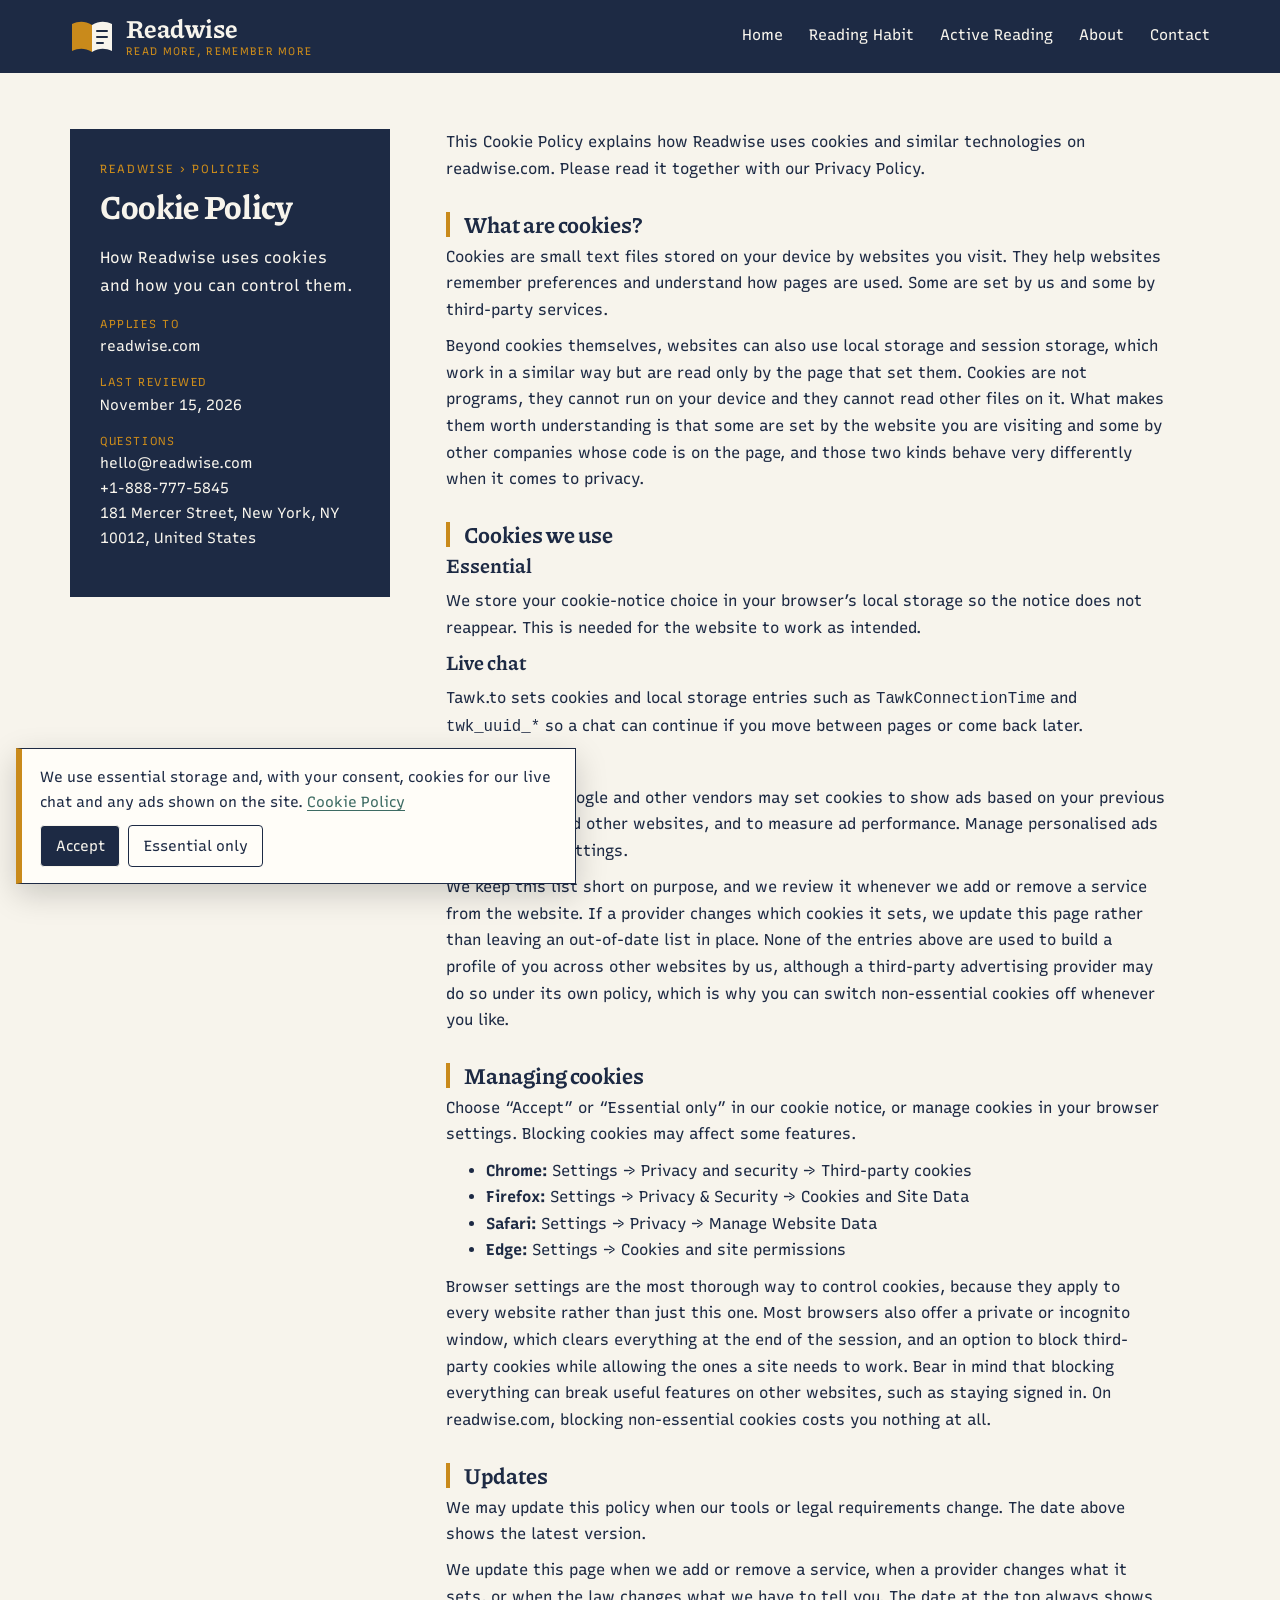
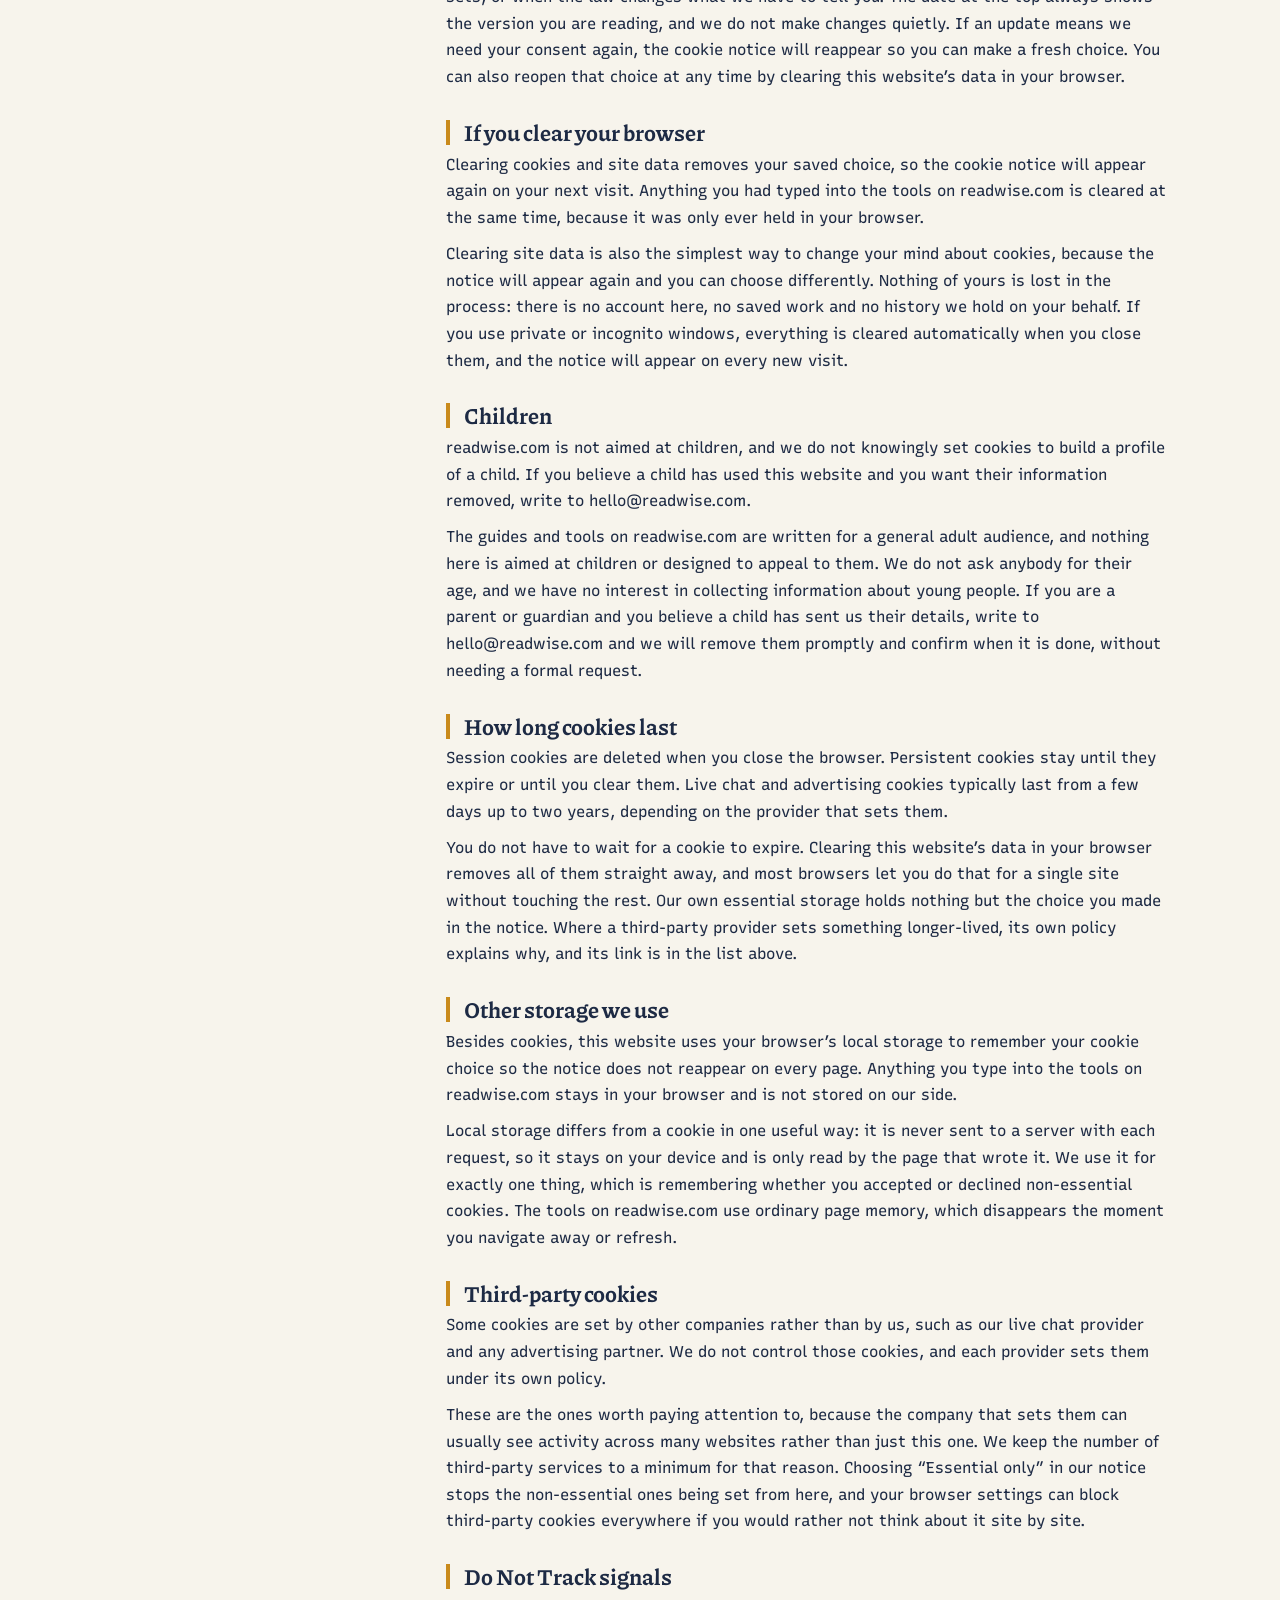
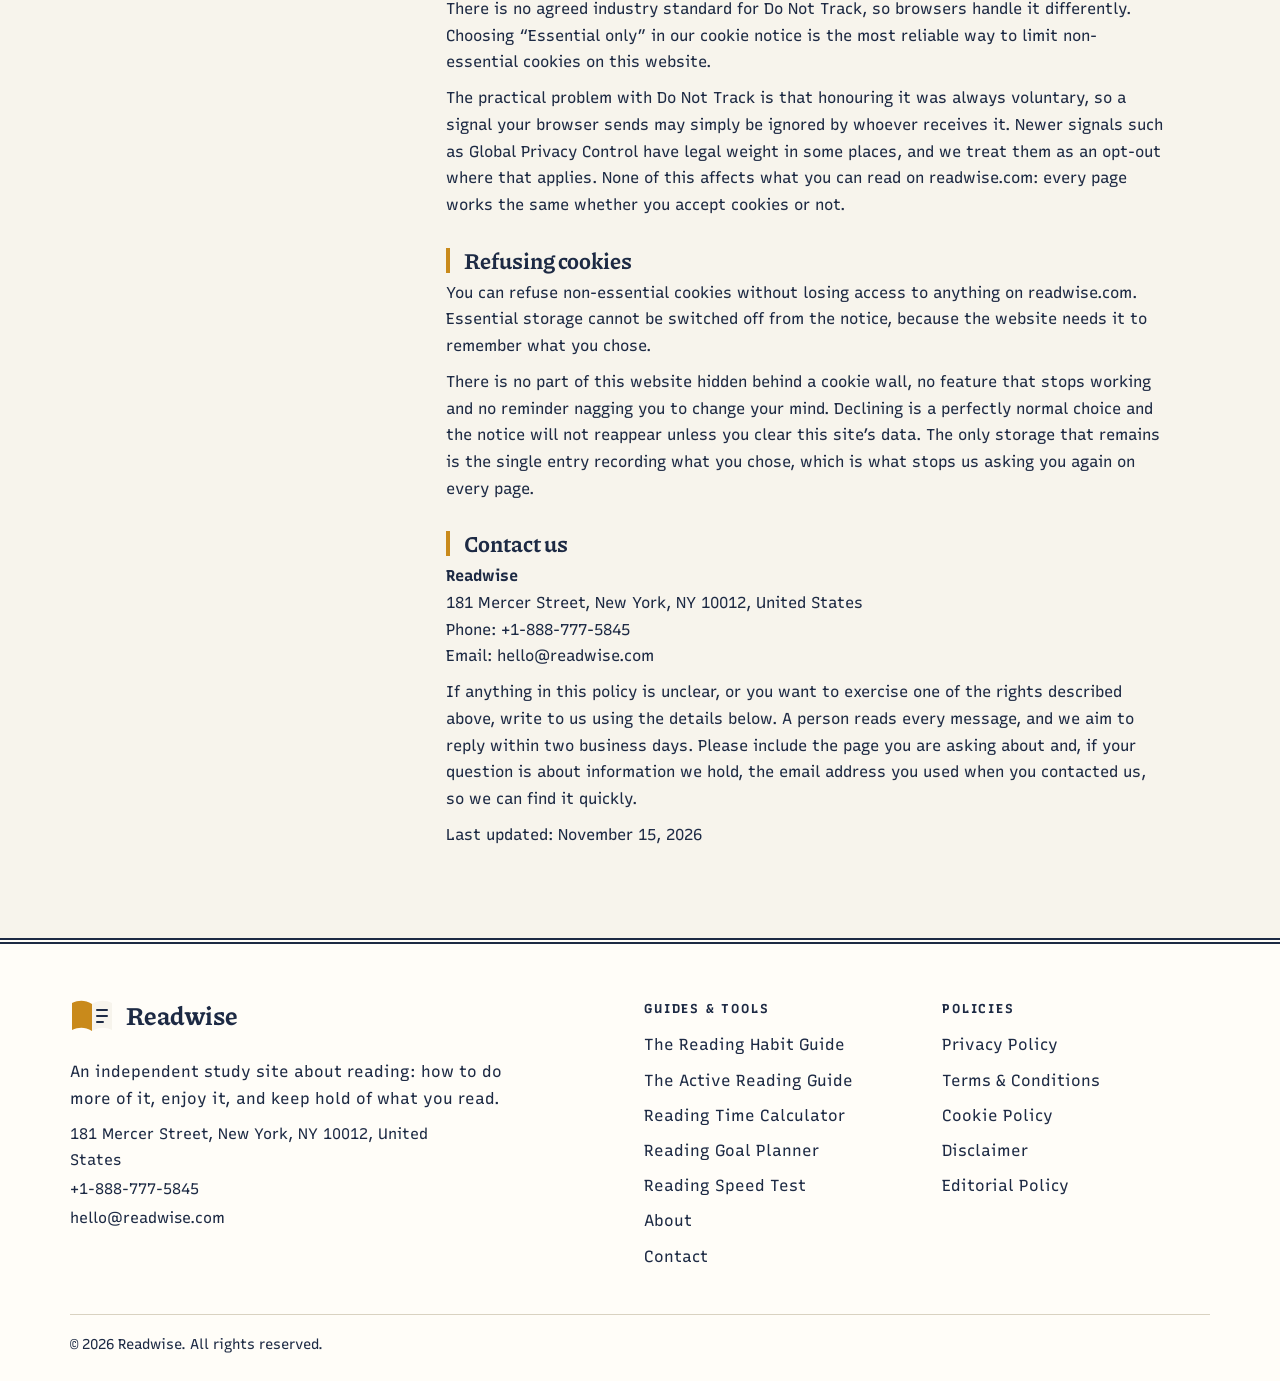
<file: cookie-policy.html>
<!DOCTYPE html>
<html lang="en">
<head>
<meta charset="UTF-8">
<meta name="viewport" content="width=device-width, initial-scale=1">
<title>Cookie Policy | Readwise</title>
<meta name="description" content="How Readwise uses cookies and how you can control them.">
<meta name="robots" content="index, follow, max-image-preview:large">
<link rel="canonical" href="https://readwise.com/cookie-policy.html">
<meta property="og:type" content="article"><meta property="og:site_name" content="Readwise">
<meta property="og:title" content="Cookie Policy | Readwise"><meta property="og:description" content="How Readwise uses cookies and how you can control them.">
<meta property="og:url" content="https://readwise.com/cookie-policy.html"><meta property="og:image" content="https://images.unsplash.com/photo-1762803842029-5e34663d98be?auto=format&fit=crop&w=1200&q=75">
<meta name="twitter:card" content="summary_large_image"><meta name="theme-color" content="#1D2A44">
<link rel="icon" href="data:image/svg+xml,%3Csvg xmlns='http://www.w3.org/2000/svg' viewBox='0 0 44 44'%3E%3Crect width='44' height='44' rx='8' fill='%231D2A44'/%3E%3Cpath d='M6 12c6-3 10-3 16 1v20c-6-4-10-4-16-1z' fill='%23C98A1B'/%3E%3Cpath d='M38 12c-6-3-10-3-16 1v20c6-4 10-4 16-1z' fill='%23F7F4EC'/%3E%3C/svg%3E">
<link rel="preconnect" href="https://fonts.googleapis.com"><link rel="preconnect" href="https://fonts.gstatic.com" crossorigin><link rel="preconnect" href="https://images.unsplash.com">
<link href="https://fonts.googleapis.com/css2?family=Piazzolla:ital,wght@0,500;0,700;1,500&family=Recursive:wght@400;600&display=swap" rel="stylesheet">
<link rel="stylesheet" href="assets/css/style.css">
</head>
<body class="">
<a class="skip" href="#main">Skip to content</a>
<header class="rw-mast"><div class="rw-in rw-mast-g"><a class="logo" href="./" aria-label="Readwise home"><svg viewBox="0 0 44 36" aria-hidden="true"><path d="M2 5c7-3 13-3 20 1v27c-7-4-13-4-20-1z" fill="#C98A1B"/><path d="M42 5c-7-3-13-3-20 1v27c7-4 13-4 20-1z" fill="#F7F4EC"/><path d="M27 12h10M27 18h10M27 24h6" stroke="#1D2A44" stroke-width="2" stroke-linecap="round"/></svg><span class="rw-wm">Readwise<small>read more, remember more</small></span></a><nav id="nav" aria-label="Main navigation"><ul><li><a href="./">Home</a></li><li><a href="reading-habit-guide.html">Reading Habit</a></li><li><a href="active-reading-guide.html">Active Reading</a></li><li><a href="about.html">About</a></li><li><a href="contact.html">Contact</a></li></ul></nav><button class="burger" aria-label="Open menu" aria-expanded="false" aria-controls="nav">Menu</button></div></header>
<main id="main">
<div class="rw-in rw-pol"><aside class="rw-pol-a"><p class="rw-crumb">Readwise &rsaquo; Policies</p><h1>Cookie Policy</h1><p>How Readwise uses cookies and how you can control them.</p><dl><dt>Applies to</dt><dd>readwise.com</dd><dt>Last reviewed</dt><dd>November 15, 2026</dd><dt>Questions</dt><dd>hello@readwise.com<br>+1-888-777-5845<br>181 Mercer Street, New York, NY 10012, United States</dd></dl></aside><article class="prose">
<p>This Cookie Policy explains how Readwise uses cookies and similar technologies on readwise.com. Please read it together with our Privacy Policy.</p>
<h2>What are cookies?</h2>
<p>Cookies are small text files stored on your device by websites you visit. They help websites remember preferences and understand how pages are used. Some are set by us and some by third-party services.</p>
<p>Beyond cookies themselves, websites can also use local storage and session storage, which work in a similar way but are read only by the page that set them. Cookies are not programs, they cannot run on your device and they cannot read other files on it. What makes them worth understanding is that some are set by the website you are visiting and some by other companies whose code is on the page, and those two kinds behave very differently when it comes to privacy.</p><h2>Cookies we use</h2>
<h3>Essential</h3>
<p>We store your cookie-notice choice in your browser&#8217;s local storage so the notice does not reappear. This is needed for the website to work as intended.</p>
<h3>Live chat</h3>
<p>Tawk.to sets cookies and local storage entries such as <code>TawkConnectionTime</code> and <code>twk_uuid_*</code> so a chat can continue if you move between pages or come back later.</p>
<h3>Advertising</h3>
<p>If ads appear, Google and other vendors may set cookies to show ads based on your previous visits to this and other websites, and to measure ad performance. Manage personalised ads at Google Ads Settings.</p>
<p>We keep this list short on purpose, and we review it whenever we add or remove a service from the website. If a provider changes which cookies it sets, we update this page rather than leaving an out-of-date list in place. None of the entries above are used to build a profile of you across other websites by us, although a third-party advertising provider may do so under its own policy, which is why you can switch non-essential cookies off whenever you like.</p><h2>Managing cookies</h2>
<p>Choose &ldquo;Accept&rdquo; or &ldquo;Essential only&rdquo; in our cookie notice, or manage cookies in your browser settings. Blocking cookies may affect some features.</p>
<ul><li><strong>Chrome:</strong> Settings &rarr; Privacy and security &rarr; Third-party cookies</li><li><strong>Firefox:</strong> Settings &rarr; Privacy &amp; Security &rarr; Cookies and Site Data</li><li><strong>Safari:</strong> Settings &rarr; Privacy &rarr; Manage Website Data</li><li><strong>Edge:</strong> Settings &rarr; Cookies and site permissions</li></ul>
<p>Browser settings are the most thorough way to control cookies, because they apply to every website rather than just this one. Most browsers also offer a private or incognito window, which clears everything at the end of the session, and an option to block third-party cookies while allowing the ones a site needs to work. Bear in mind that blocking everything can break useful features on other websites, such as staying signed in. On readwise.com, blocking non-essential cookies costs you nothing at all.</p><h2>Updates</h2>
<p>We may update this policy when our tools or legal requirements change. The date above shows the latest version.</p>
<p>We update this page when we add or remove a service, when a provider changes what it sets, or when the law changes what we have to tell you. The date at the top always shows the version you are reading, and we do not make changes quietly. If an update means we need your consent again, the cookie notice will reappear so you can make a fresh choice. You can also reopen that choice at any time by clearing this website&#8217;s data in your browser.</p><h2>If you clear your browser</h2>
<p>Clearing cookies and site data removes your saved choice, so the cookie notice will appear again on your next visit. Anything you had typed into the tools on readwise.com is cleared at the same time, because it was only ever held in your browser.</p>
<p>Clearing site data is also the simplest way to change your mind about cookies, because the notice will appear again and you can choose differently. Nothing of yours is lost in the process: there is no account here, no saved work and no history we hold on your behalf. If you use private or incognito windows, everything is cleared automatically when you close them, and the notice will appear on every new visit.</p><h2>Children</h2>
<p>readwise.com is not aimed at children, and we do not knowingly set cookies to build a profile of a child. If you believe a child has used this website and you want their information removed, write to hello@readwise.com.</p>

<p>The guides and tools on readwise.com are written for a general adult audience, and nothing here is aimed at children or designed to appeal to them. We do not ask anybody for their age, and we have no interest in collecting information about young people. If you are a parent or guardian and you believe a child has sent us their details, write to hello@readwise.com and we will remove them promptly and confirm when it is done, without needing a formal request.</p><h2>How long cookies last</h2>
<p>Session cookies are deleted when you close the browser. Persistent cookies stay until they expire or until you clear them. Live chat and advertising cookies typically last from a few days up to two years, depending on the provider that sets them.</p>
<p>You do not have to wait for a cookie to expire. Clearing this website&#8217;s data in your browser removes all of them straight away, and most browsers let you do that for a single site without touching the rest. Our own essential storage holds nothing but the choice you made in the notice. Where a third-party provider sets something longer-lived, its own policy explains why, and its link is in the list above.</p><h2>Other storage we use</h2>
<p>Besides cookies, this website uses your browser&#8217;s local storage to remember your cookie choice so the notice does not reappear on every page. Anything you type into the tools on readwise.com stays in your browser and is not stored on our side.</p>
<p>Local storage differs from a cookie in one useful way: it is never sent to a server with each request, so it stays on your device and is only read by the page that wrote it. We use it for exactly one thing, which is remembering whether you accepted or declined non-essential cookies. The tools on readwise.com use ordinary page memory, which disappears the moment you navigate away or refresh.</p><h2>Third-party cookies</h2>
<p>Some cookies are set by other companies rather than by us, such as our live chat provider and any advertising partner. We do not control those cookies, and each provider sets them under its own policy.</p>
<p>These are the ones worth paying attention to, because the company that sets them can usually see activity across many websites rather than just this one. We keep the number of third-party services to a minimum for that reason. Choosing &ldquo;Essential only&rdquo; in our notice stops the non-essential ones being set from here, and your browser settings can block third-party cookies everywhere if you would rather not think about it site by site.</p><h2>Do Not Track signals</h2>
<p>There is no agreed industry standard for Do Not Track, so browsers handle it differently. Choosing &ldquo;Essential only&rdquo; in our cookie notice is the most reliable way to limit non-essential cookies on this website.</p>
<p>The practical problem with Do Not Track is that honouring it was always voluntary, so a signal your browser sends may simply be ignored by whoever receives it. Newer signals such as Global Privacy Control have legal weight in some places, and we treat them as an opt-out where that applies. None of this affects what you can read on readwise.com: every page works the same whether you accept cookies or not.</p><h2>Refusing cookies</h2>
<p>You can refuse non-essential cookies without losing access to anything on readwise.com. Essential storage cannot be switched off from the notice, because the website needs it to remember what you chose.</p>
<p>There is no part of this website hidden behind a cookie wall, no feature that stops working and no reminder nagging you to change your mind. Declining is a perfectly normal choice and the notice will not reappear unless you clear this site&#8217;s data. The only storage that remains is the single entry recording what you chose, which is what stops us asking you again on every page.</p><h2>Contact us</h2><p><strong>Readwise</strong><br>181 Mercer Street, New York, NY 10012, United States<br>Phone: +1-888-777-5845<br>Email: hello@readwise.com</p><p>If anything in this policy is unclear, or you want to exercise one of the rights described above, write to us using the details below. A person reads every message, and we aim to reply within two business days. Please include the page you are asking about and, if your question is about information we hold, the email address you used when you contacted us, so we can find it quickly.</p><p class="pol-upd">Last updated: November 15, 2026</p></article></div>
</main>
<footer class="rw-end"><div class="rw-in rw-end-g"><div class="rw-end-a"><a class="logo" href="./"><svg viewBox="0 0 44 36" aria-hidden="true"><path d="M2 5c7-3 13-3 20 1v27c-7-4-13-4-20-1z" fill="#C98A1B"/><path d="M42 5c-7-3-13-3-20 1v27c7-4 13-4 20-1z" fill="#F7F4EC"/><path d="M27 12h10M27 18h10M27 24h6" stroke="#1D2A44" stroke-width="2" stroke-linecap="round"/></svg><span class="rw-wm">Readwise</span></a><p>An independent study site about reading: how to do more of it, enjoy it, and keep hold of what you read.</p><div class="rw-end-con"><p>181 Mercer Street, New York, NY 10012, United States</p><p>+1-888-777-5845</p><p>hello@readwise.com</p></div></div><div class="rw-end-b"><div><h4>Guides &amp; tools</h4><ul><li><a href="reading-habit-guide.html">The Reading Habit Guide</a></li><li><a href="active-reading-guide.html">The Active Reading Guide</a></li><li><a href="./#time">Reading Time Calculator</a></li><li><a href="./#goal">Reading Goal Planner</a></li><li><a href="./#speed">Reading Speed Test</a></li><li><a href="about.html">About</a></li><li><a href="contact.html">Contact</a></li></ul></div><div><h4>Policies</h4><ul><li><a href="privacy-policy.html">Privacy Policy</a></li><li><a href="terms-and-conditions.html">Terms &amp; Conditions</a></li><li><a href="cookie-policy.html">Cookie Policy</a></li><li><a href="disclaimer.html">Disclaimer</a></li><li><a href="editorial-policy.html">Editorial Policy</a></li></ul></div></div></div><div class="rw-in rw-end-c"><span>&copy; <span id="year">2026</span> Readwise. All rights reserved.</span></div></footer>
<div class="cookie" id="cookie" role="dialog" aria-label="Cookie notice"><p>We use essential storage and, with your consent, cookies for our live chat and any ads shown on the site. <a href="cookie-policy.html">Cookie Policy</a></p><button class="y" data-cookie="accepted">Accept</button><button data-cookie="declined">Essential only</button></div>
<script src="assets/js/main.js" defer></script>
<!--Start of Tawk.to Script-->
<script type="text/javascript">
var Tawk_API=Tawk_API||{}, Tawk_LoadStart=new Date();
(function(){
var s1=document.createElement("script"),s0=document.getElementsByTagName("script")[0];
s1.async=true;
s1.src='https://embed.tawk.to/626be649b0d10b6f3e6ff291/1g1qnn49c';
s1.charset='UTF-8';
s1.setAttribute('crossorigin','*');
s0.parentNode.insertBefore(s1,s0);
})();
</script>
<!--End of Tawk.to Script-->
</body>
</html>
</file>
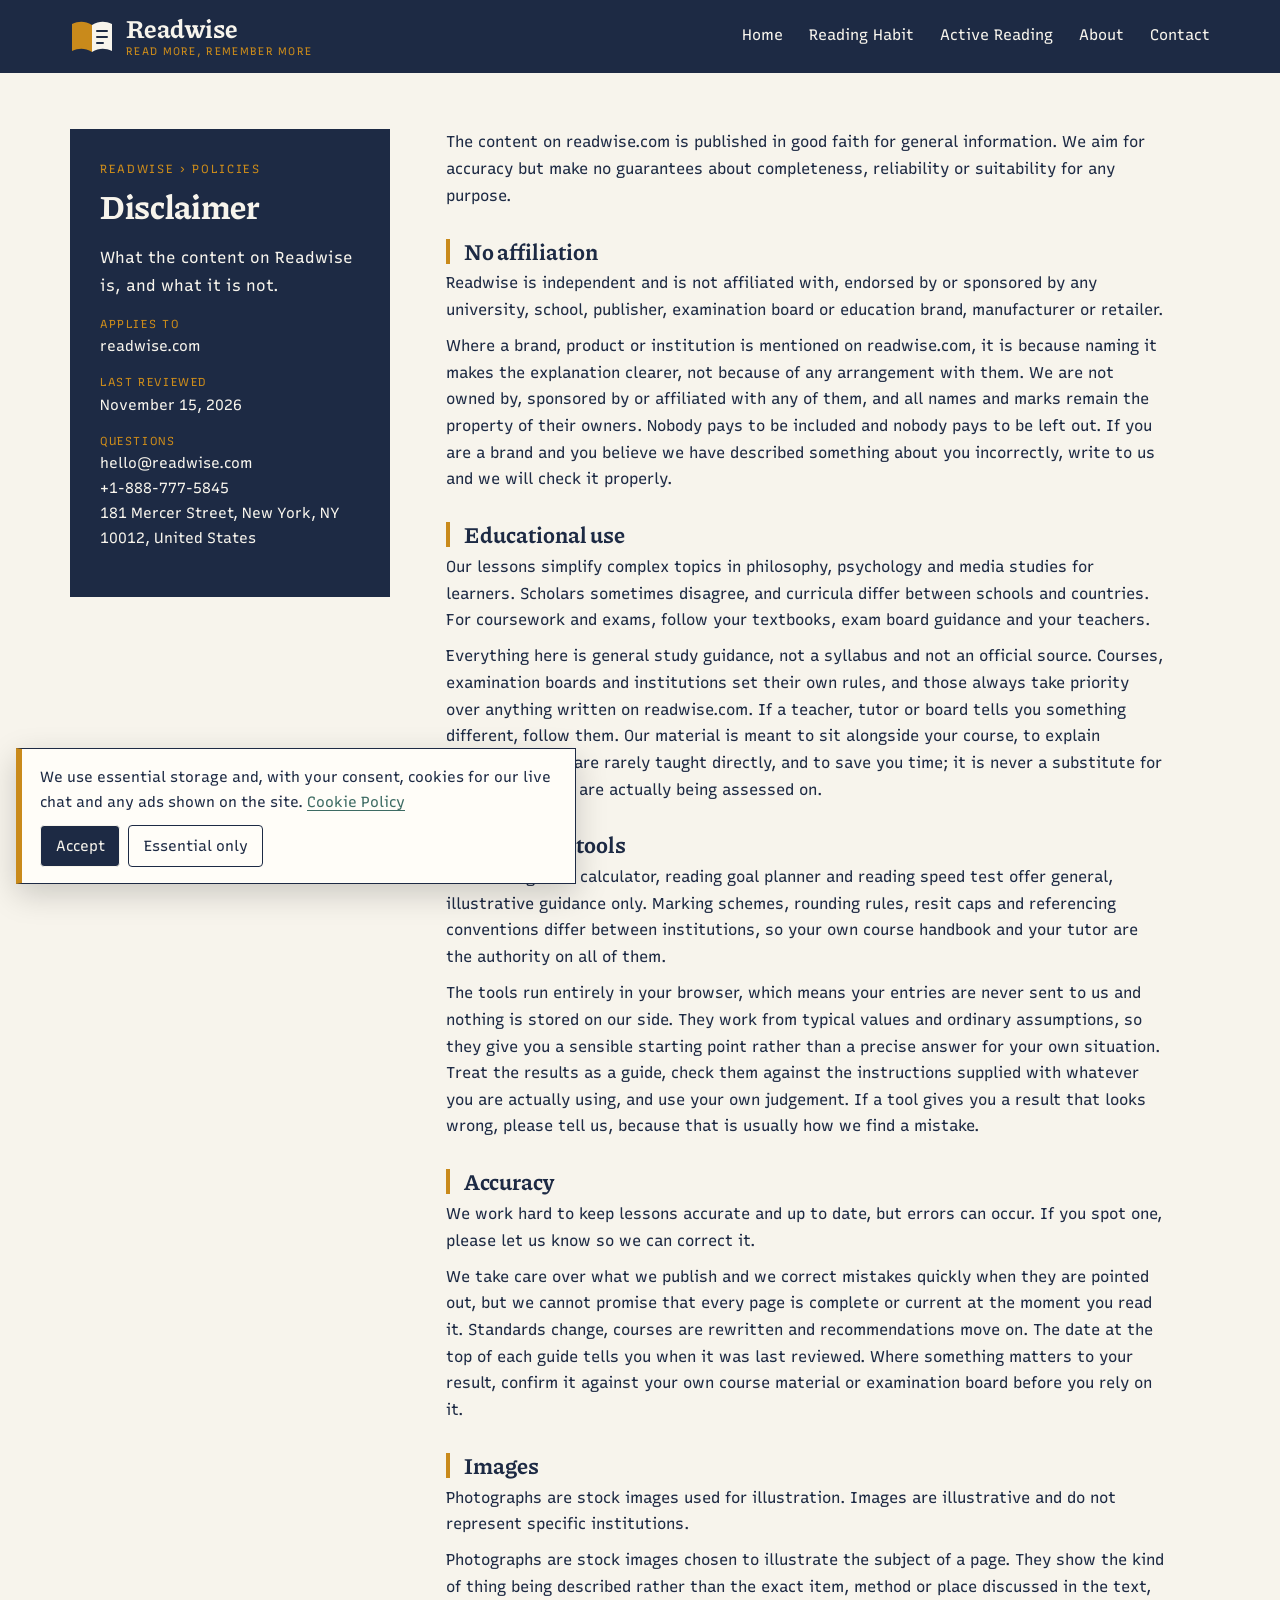
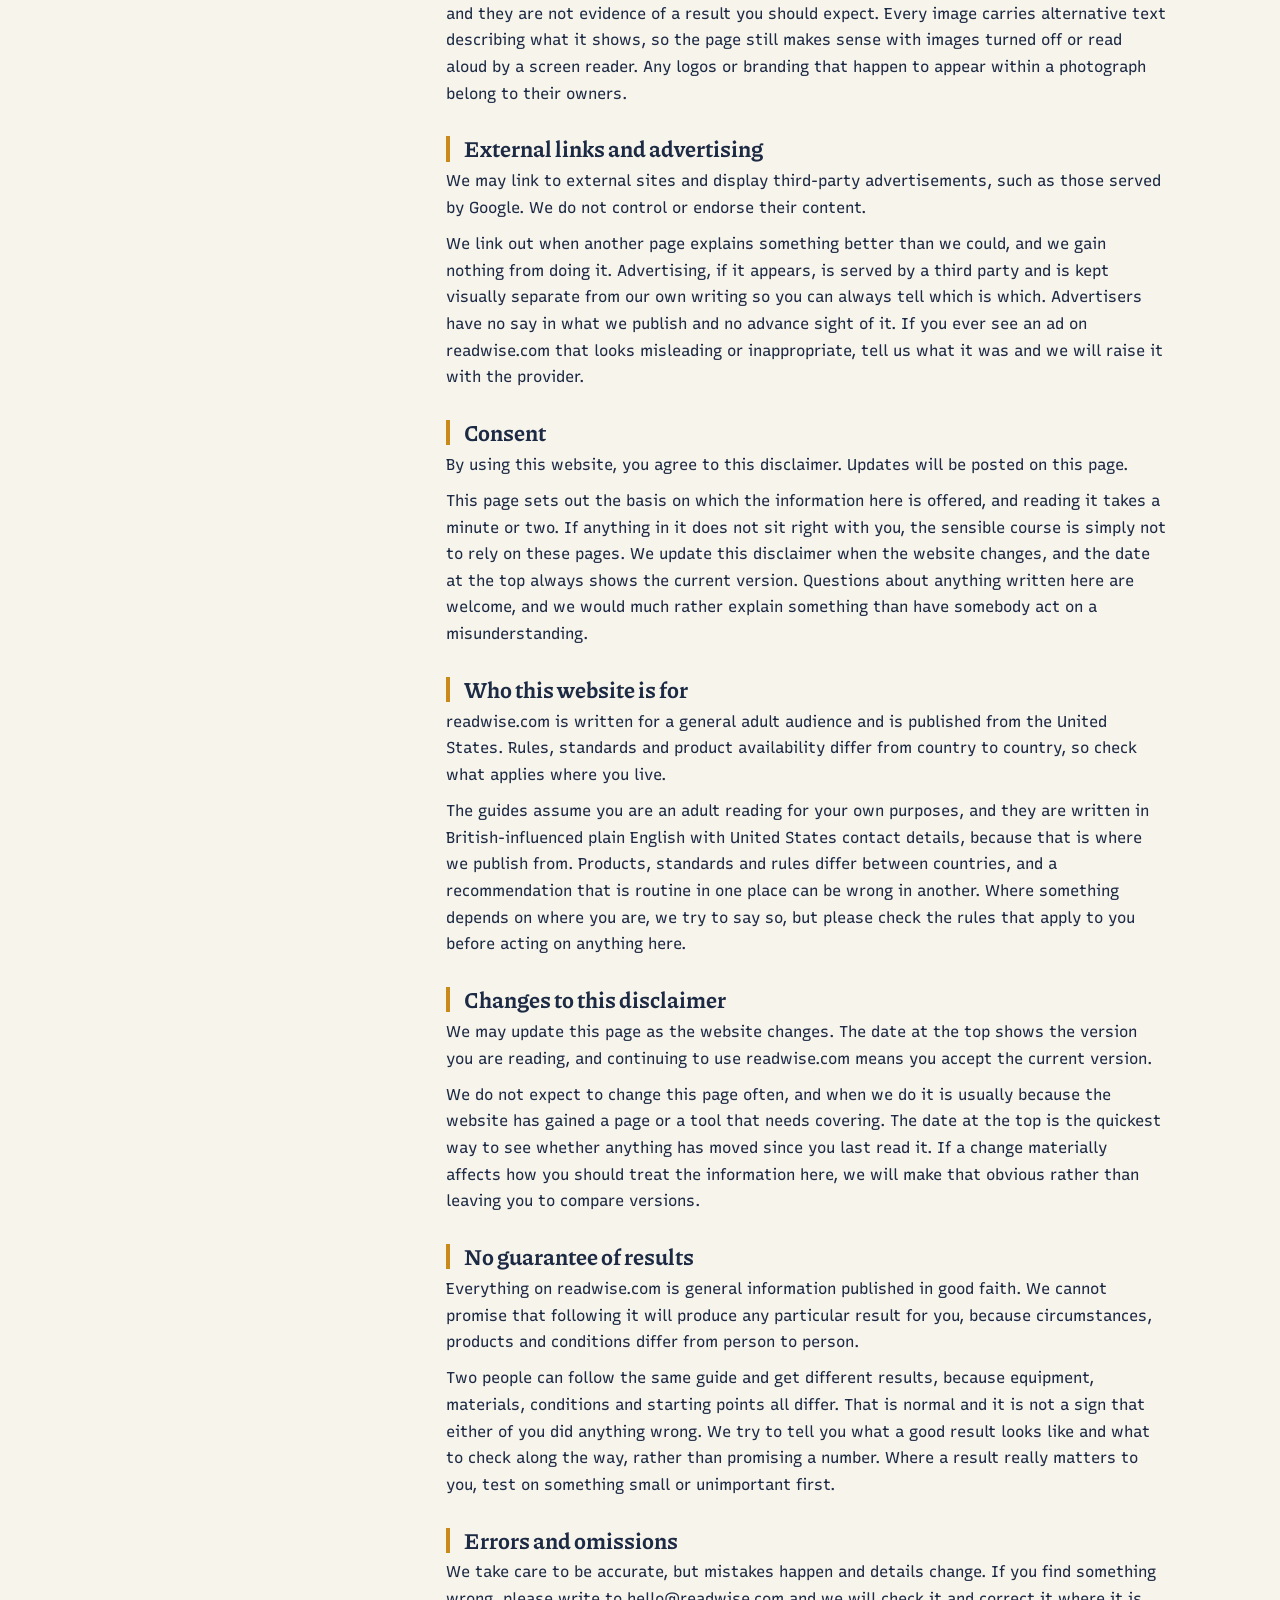
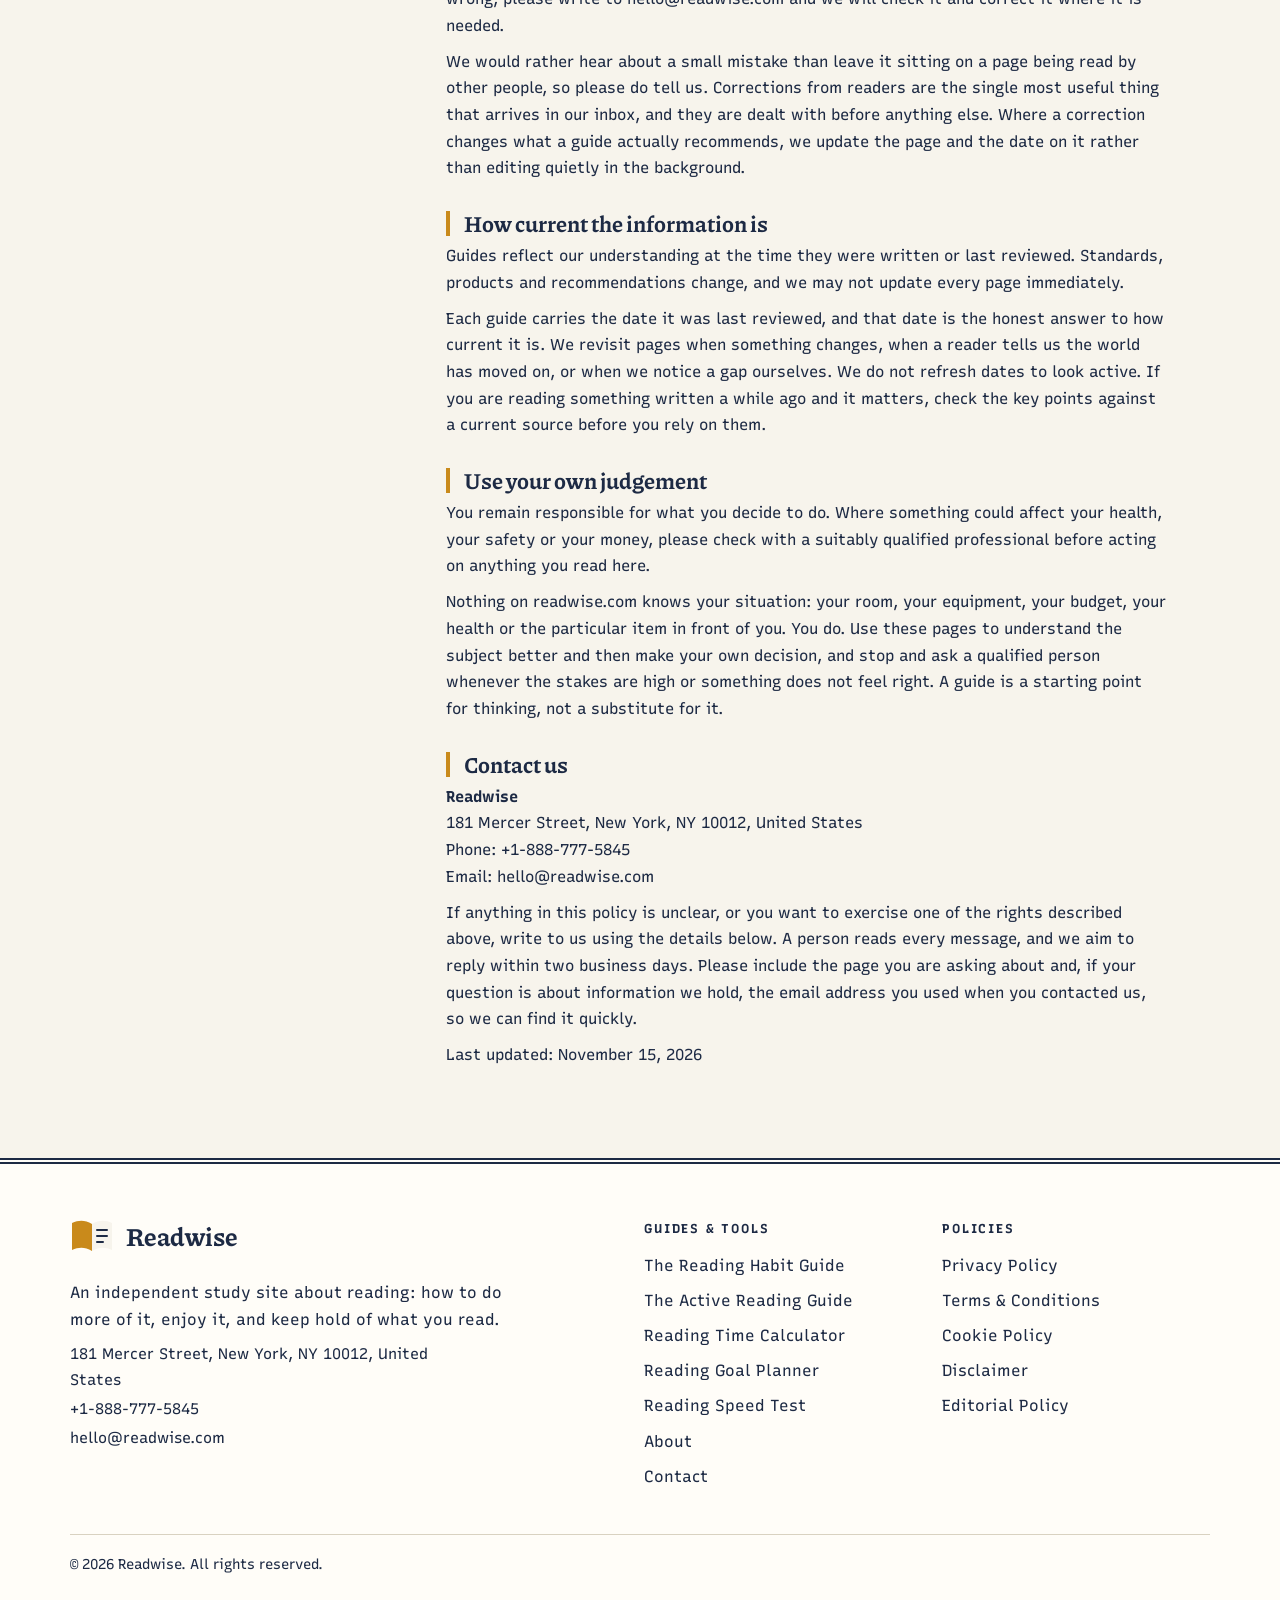
<file: disclaimer.html>
<!DOCTYPE html>
<html lang="en">
<head>
<meta charset="UTF-8">
<meta name="viewport" content="width=device-width, initial-scale=1">
<title>Disclaimer | Readwise</title>
<meta name="description" content="What the content on Readwise is, and what it is not.">
<meta name="robots" content="index, follow, max-image-preview:large">
<link rel="canonical" href="https://readwise.com/disclaimer.html">
<meta property="og:type" content="article"><meta property="og:site_name" content="Readwise">
<meta property="og:title" content="Disclaimer | Readwise"><meta property="og:description" content="What the content on Readwise is, and what it is not.">
<meta property="og:url" content="https://readwise.com/disclaimer.html"><meta property="og:image" content="https://images.unsplash.com/photo-1762803842029-5e34663d98be?auto=format&fit=crop&w=1200&q=75">
<meta name="twitter:card" content="summary_large_image"><meta name="theme-color" content="#1D2A44">
<link rel="icon" href="data:image/svg+xml,%3Csvg xmlns='http://www.w3.org/2000/svg' viewBox='0 0 44 44'%3E%3Crect width='44' height='44' rx='8' fill='%231D2A44'/%3E%3Cpath d='M6 12c6-3 10-3 16 1v20c-6-4-10-4-16-1z' fill='%23C98A1B'/%3E%3Cpath d='M38 12c-6-3-10-3-16 1v20c6-4 10-4 16-1z' fill='%23F7F4EC'/%3E%3C/svg%3E">
<link rel="preconnect" href="https://fonts.googleapis.com"><link rel="preconnect" href="https://fonts.gstatic.com" crossorigin><link rel="preconnect" href="https://images.unsplash.com">
<link href="https://fonts.googleapis.com/css2?family=Piazzolla:ital,wght@0,500;0,700;1,500&family=Recursive:wght@400;600&display=swap" rel="stylesheet">
<link rel="stylesheet" href="assets/css/style.css">
</head>
<body class="">
<a class="skip" href="#main">Skip to content</a>
<header class="rw-mast"><div class="rw-in rw-mast-g"><a class="logo" href="./" aria-label="Readwise home"><svg viewBox="0 0 44 36" aria-hidden="true"><path d="M2 5c7-3 13-3 20 1v27c-7-4-13-4-20-1z" fill="#C98A1B"/><path d="M42 5c-7-3-13-3-20 1v27c7-4 13-4 20-1z" fill="#F7F4EC"/><path d="M27 12h10M27 18h10M27 24h6" stroke="#1D2A44" stroke-width="2" stroke-linecap="round"/></svg><span class="rw-wm">Readwise<small>read more, remember more</small></span></a><nav id="nav" aria-label="Main navigation"><ul><li><a href="./">Home</a></li><li><a href="reading-habit-guide.html">Reading Habit</a></li><li><a href="active-reading-guide.html">Active Reading</a></li><li><a href="about.html">About</a></li><li><a href="contact.html">Contact</a></li></ul></nav><button class="burger" aria-label="Open menu" aria-expanded="false" aria-controls="nav">Menu</button></div></header>
<main id="main">
<div class="rw-in rw-pol"><aside class="rw-pol-a"><p class="rw-crumb">Readwise &rsaquo; Policies</p><h1>Disclaimer</h1><p>What the content on Readwise is, and what it is not.</p><dl><dt>Applies to</dt><dd>readwise.com</dd><dt>Last reviewed</dt><dd>November 15, 2026</dd><dt>Questions</dt><dd>hello@readwise.com<br>+1-888-777-5845<br>181 Mercer Street, New York, NY 10012, United States</dd></dl></aside><article class="prose">
<p>The content on readwise.com is published in good faith for general information. We aim for accuracy but make no guarantees about completeness, reliability or suitability for any purpose.</p>
<h2>No affiliation</h2>
<p>Readwise is independent and is not affiliated with, endorsed by or sponsored by any university, school, publisher, examination board or education brand, manufacturer or retailer.</p>
<p>Where a brand, product or institution is mentioned on readwise.com, it is because naming it makes the explanation clearer, not because of any arrangement with them. We are not owned by, sponsored by or affiliated with any of them, and all names and marks remain the property of their owners. Nobody pays to be included and nobody pays to be left out. If you are a brand and you believe we have described something about you incorrectly, write to us and we will check it properly.</p><h2>Educational use</h2>
<p>Our lessons simplify complex topics in philosophy, psychology and media studies for learners. Scholars sometimes disagree, and curricula differ between schools and countries. For coursework and exams, follow your textbooks, exam board guidance and your teachers.</p>
<p>Everything here is general study guidance, not a syllabus and not an official source. Courses, examination boards and institutions set their own rules, and those always take priority over anything written on readwise.com. If a teacher, tutor or board tells you something different, follow them. Our material is meant to sit alongside your course, to explain techniques that are rarely taught directly, and to save you time; it is never a substitute for the material you are actually being assessed on.</p><h2>Interactive tools</h2>
<p>The reading time calculator, reading goal planner and reading speed test offer general, illustrative guidance only. Marking schemes, rounding rules, resit caps and referencing conventions differ between institutions, so your own course handbook and your tutor are the authority on all of them.</p>
<p>The tools run entirely in your browser, which means your entries are never sent to us and nothing is stored on our side. They work from typical values and ordinary assumptions, so they give you a sensible starting point rather than a precise answer for your own situation. Treat the results as a guide, check them against the instructions supplied with whatever you are actually using, and use your own judgement. If a tool gives you a result that looks wrong, please tell us, because that is usually how we find a mistake.</p><h2>Accuracy</h2>
<p>We work hard to keep lessons accurate and up to date, but errors can occur. If you spot one, please let us know so we can correct it.</p>
<p>We take care over what we publish and we correct mistakes quickly when they are pointed out, but we cannot promise that every page is complete or current at the moment you read it. Standards change, courses are rewritten and recommendations move on. The date at the top of each guide tells you when it was last reviewed. Where something matters to your result, confirm it against your own course material or examination board before you rely on it.</p><h2>Images</h2>
<p>Photographs are stock images used for illustration. Images are illustrative and do not represent specific institutions.</p>
<p>Photographs are stock images chosen to illustrate the subject of a page. They show the kind of thing being described rather than the exact item, method or place discussed in the text, and they are not evidence of a result you should expect. Every image carries alternative text describing what it shows, so the page still makes sense with images turned off or read aloud by a screen reader. Any logos or branding that happen to appear within a photograph belong to their owners.</p><h2>External links and advertising</h2>
<p>We may link to external sites and display third-party advertisements, such as those served by Google. We do not control or endorse their content.</p>
<p>We link out when another page explains something better than we could, and we gain nothing from doing it. Advertising, if it appears, is served by a third party and is kept visually separate from our own writing so you can always tell which is which. Advertisers have no say in what we publish and no advance sight of it. If you ever see an ad on readwise.com that looks misleading or inappropriate, tell us what it was and we will raise it with the provider.</p><h2>Consent</h2>
<p>By using this website, you agree to this disclaimer. Updates will be posted on this page.</p>
<p>This page sets out the basis on which the information here is offered, and reading it takes a minute or two. If anything in it does not sit right with you, the sensible course is simply not to rely on these pages. We update this disclaimer when the website changes, and the date at the top always shows the current version. Questions about anything written here are welcome, and we would much rather explain something than have somebody act on a misunderstanding.</p><h2>Who this website is for</h2>
<p>readwise.com is written for a general adult audience and is published from the United States. Rules, standards and product availability differ from country to country, so check what applies where you live.</p>
<p>The guides assume you are an adult reading for your own purposes, and they are written in British-influenced plain English with United States contact details, because that is where we publish from. Products, standards and rules differ between countries, and a recommendation that is routine in one place can be wrong in another. Where something depends on where you are, we try to say so, but please check the rules that apply to you before acting on anything here.</p><h2>Changes to this disclaimer</h2>
<p>We may update this page as the website changes. The date at the top shows the version you are reading, and continuing to use readwise.com means you accept the current version.</p>

<p>We do not expect to change this page often, and when we do it is usually because the website has gained a page or a tool that needs covering. The date at the top is the quickest way to see whether anything has moved since you last read it. If a change materially affects how you should treat the information here, we will make that obvious rather than leaving you to compare versions.</p><h2>No guarantee of results</h2>
<p>Everything on readwise.com is general information published in good faith. We cannot promise that following it will produce any particular result for you, because circumstances, products and conditions differ from person to person.</p>
<p>Two people can follow the same guide and get different results, because equipment, materials, conditions and starting points all differ. That is normal and it is not a sign that either of you did anything wrong. We try to tell you what a good result looks like and what to check along the way, rather than promising a number. Where a result really matters to you, test on something small or unimportant first.</p><h2>Errors and omissions</h2>
<p>We take care to be accurate, but mistakes happen and details change. If you find something wrong, please write to hello@readwise.com and we will check it and correct it where it is needed.</p>
<p>We would rather hear about a small mistake than leave it sitting on a page being read by other people, so please do tell us. Corrections from readers are the single most useful thing that arrives in our inbox, and they are dealt with before anything else. Where a correction changes what a guide actually recommends, we update the page and the date on it rather than editing quietly in the background.</p><h2>How current the information is</h2>
<p>Guides reflect our understanding at the time they were written or last reviewed. Standards, products and recommendations change, and we may not update every page immediately.</p>
<p>Each guide carries the date it was last reviewed, and that date is the honest answer to how current it is. We revisit pages when something changes, when a reader tells us the world has moved on, or when we notice a gap ourselves. We do not refresh dates to look active. If you are reading something written a while ago and it matters, check the key points against a current source before you rely on them.</p><h2>Use your own judgement</h2>
<p>You remain responsible for what you decide to do. Where something could affect your health, your safety or your money, please check with a suitably qualified professional before acting on anything you read here.</p>
<p>Nothing on readwise.com knows your situation: your room, your equipment, your budget, your health or the particular item in front of you. You do. Use these pages to understand the subject better and then make your own decision, and stop and ask a qualified person whenever the stakes are high or something does not feel right. A guide is a starting point for thinking, not a substitute for it.</p><h2>Contact us</h2><p><strong>Readwise</strong><br>181 Mercer Street, New York, NY 10012, United States<br>Phone: +1-888-777-5845<br>Email: hello@readwise.com</p><p>If anything in this policy is unclear, or you want to exercise one of the rights described above, write to us using the details below. A person reads every message, and we aim to reply within two business days. Please include the page you are asking about and, if your question is about information we hold, the email address you used when you contacted us, so we can find it quickly.</p><p class="pol-upd">Last updated: November 15, 2026</p></article></div>
</main>
<footer class="rw-end"><div class="rw-in rw-end-g"><div class="rw-end-a"><a class="logo" href="./"><svg viewBox="0 0 44 36" aria-hidden="true"><path d="M2 5c7-3 13-3 20 1v27c-7-4-13-4-20-1z" fill="#C98A1B"/><path d="M42 5c-7-3-13-3-20 1v27c7-4 13-4 20-1z" fill="#F7F4EC"/><path d="M27 12h10M27 18h10M27 24h6" stroke="#1D2A44" stroke-width="2" stroke-linecap="round"/></svg><span class="rw-wm">Readwise</span></a><p>An independent study site about reading: how to do more of it, enjoy it, and keep hold of what you read.</p><div class="rw-end-con"><p>181 Mercer Street, New York, NY 10012, United States</p><p>+1-888-777-5845</p><p>hello@readwise.com</p></div></div><div class="rw-end-b"><div><h4>Guides &amp; tools</h4><ul><li><a href="reading-habit-guide.html">The Reading Habit Guide</a></li><li><a href="active-reading-guide.html">The Active Reading Guide</a></li><li><a href="./#time">Reading Time Calculator</a></li><li><a href="./#goal">Reading Goal Planner</a></li><li><a href="./#speed">Reading Speed Test</a></li><li><a href="about.html">About</a></li><li><a href="contact.html">Contact</a></li></ul></div><div><h4>Policies</h4><ul><li><a href="privacy-policy.html">Privacy Policy</a></li><li><a href="terms-and-conditions.html">Terms &amp; Conditions</a></li><li><a href="cookie-policy.html">Cookie Policy</a></li><li><a href="disclaimer.html">Disclaimer</a></li><li><a href="editorial-policy.html">Editorial Policy</a></li></ul></div></div></div><div class="rw-in rw-end-c"><span>&copy; <span id="year">2026</span> Readwise. All rights reserved.</span></div></footer>
<div class="cookie" id="cookie" role="dialog" aria-label="Cookie notice"><p>We use essential storage and, with your consent, cookies for our live chat and any ads shown on the site. <a href="cookie-policy.html">Cookie Policy</a></p><button class="y" data-cookie="accepted">Accept</button><button data-cookie="declined">Essential only</button></div>
<script src="assets/js/main.js" defer></script>
<!--Start of Tawk.to Script-->
<script type="text/javascript">
var Tawk_API=Tawk_API||{}, Tawk_LoadStart=new Date();
(function(){
var s1=document.createElement("script"),s0=document.getElementsByTagName("script")[0];
s1.async=true;
s1.src='https://embed.tawk.to/626be649b0d10b6f3e6ff291/1g1qnn49c';
s1.charset='UTF-8';
s1.setAttribute('crossorigin','*');
s0.parentNode.insertBefore(s1,s0);
})();
</script>
<!--End of Tawk.to Script-->
</body>
</html>
</file>
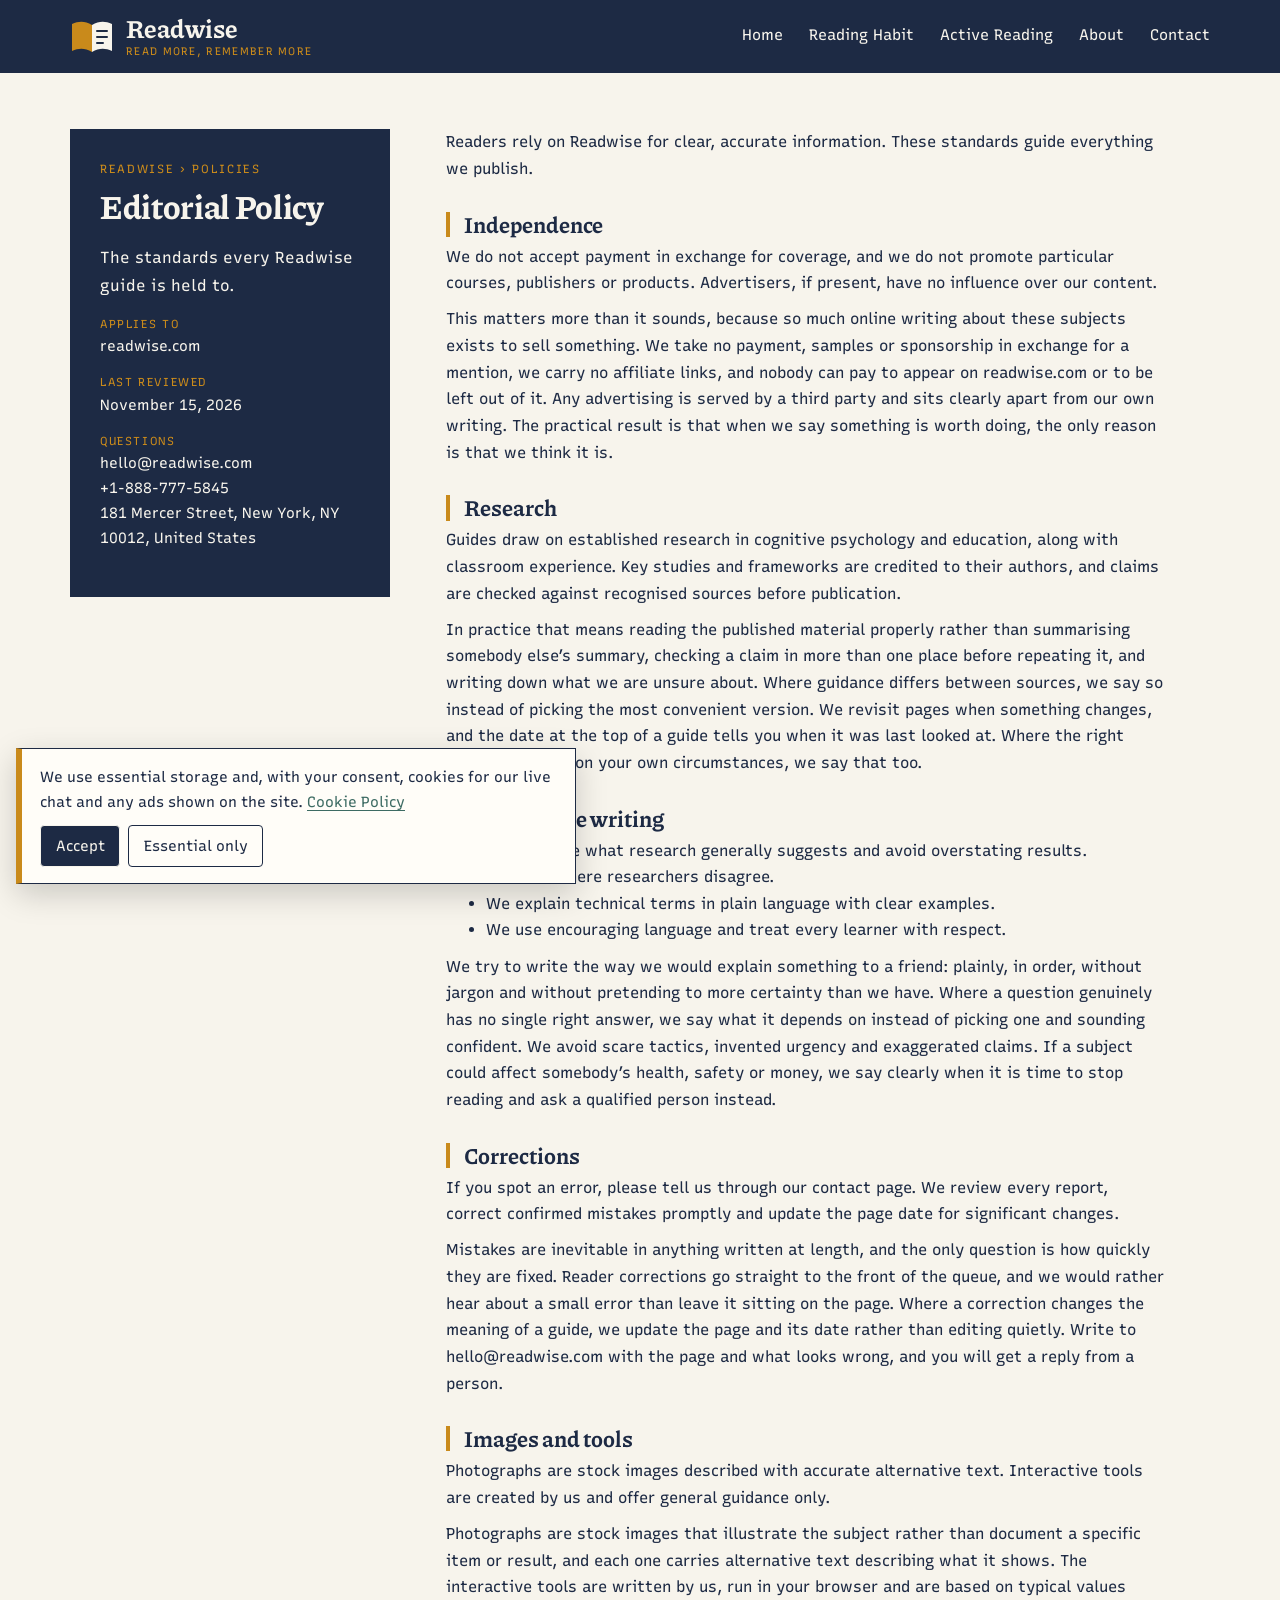
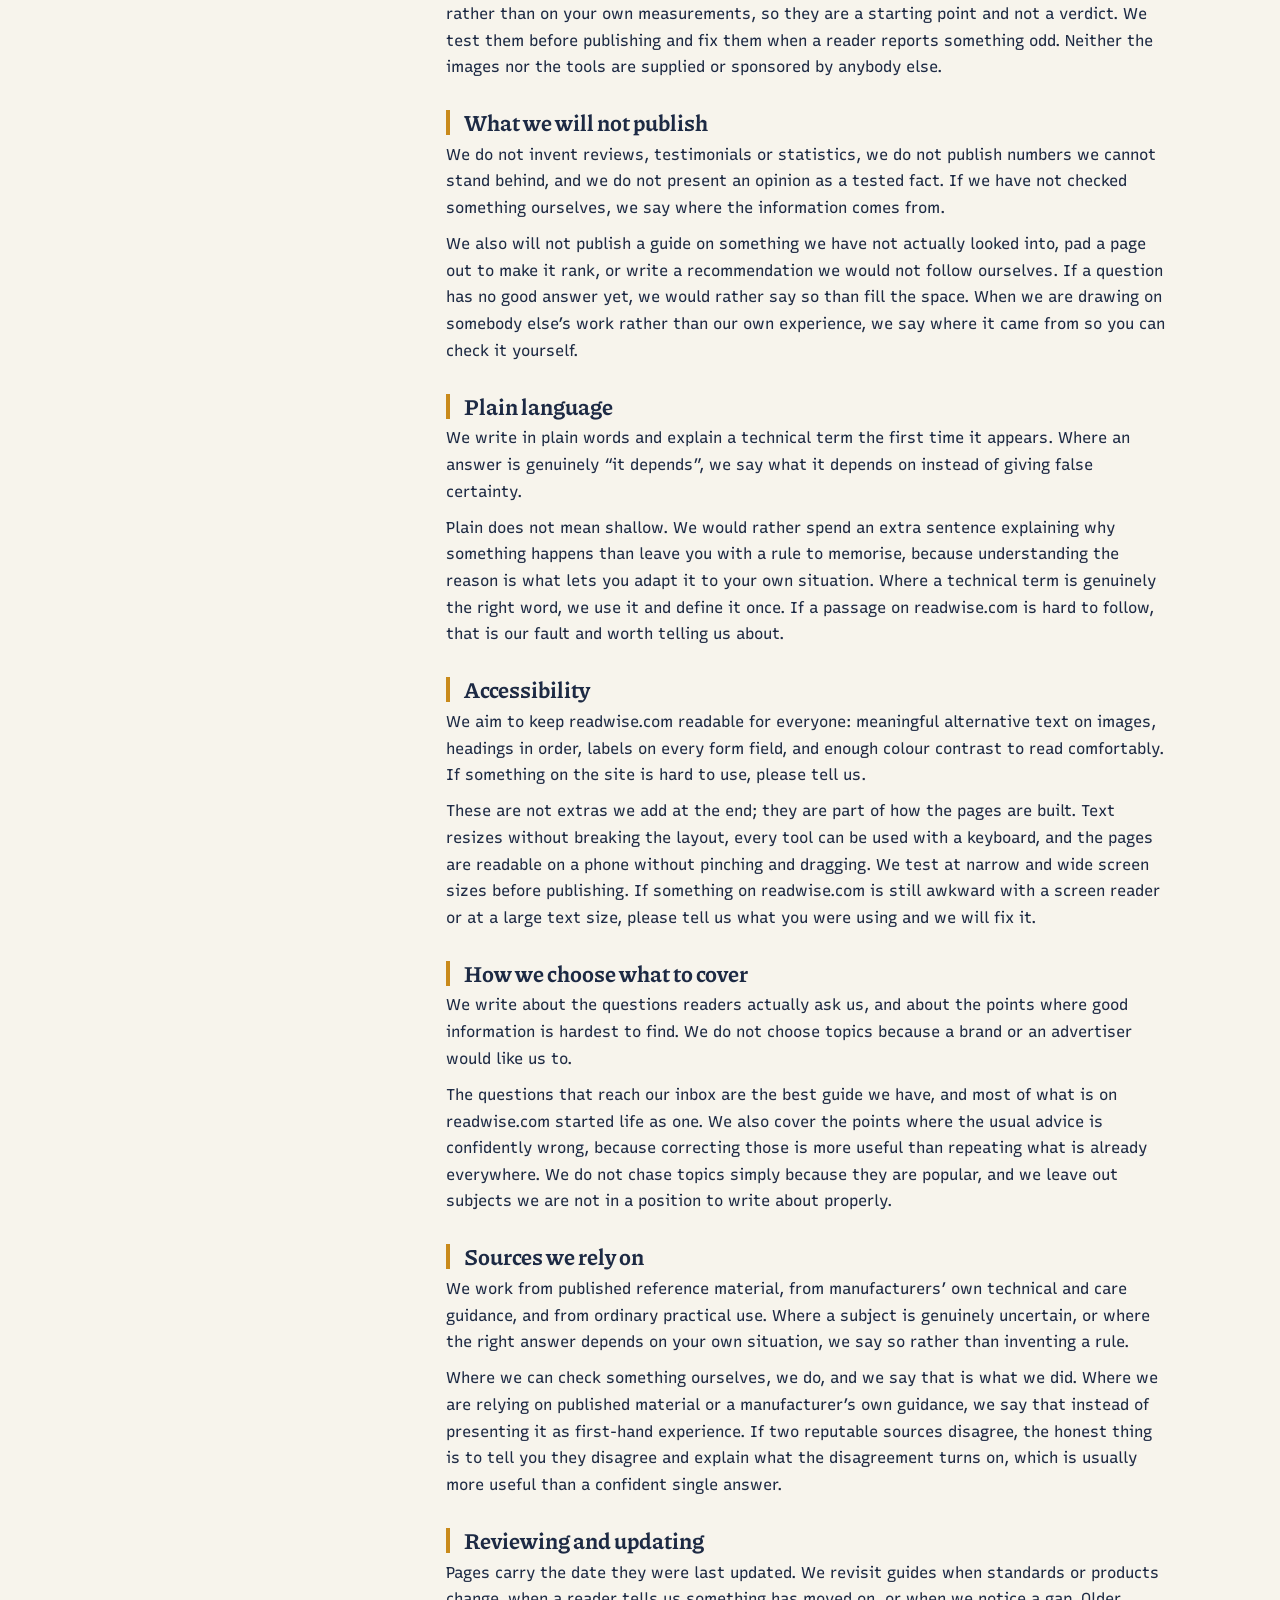
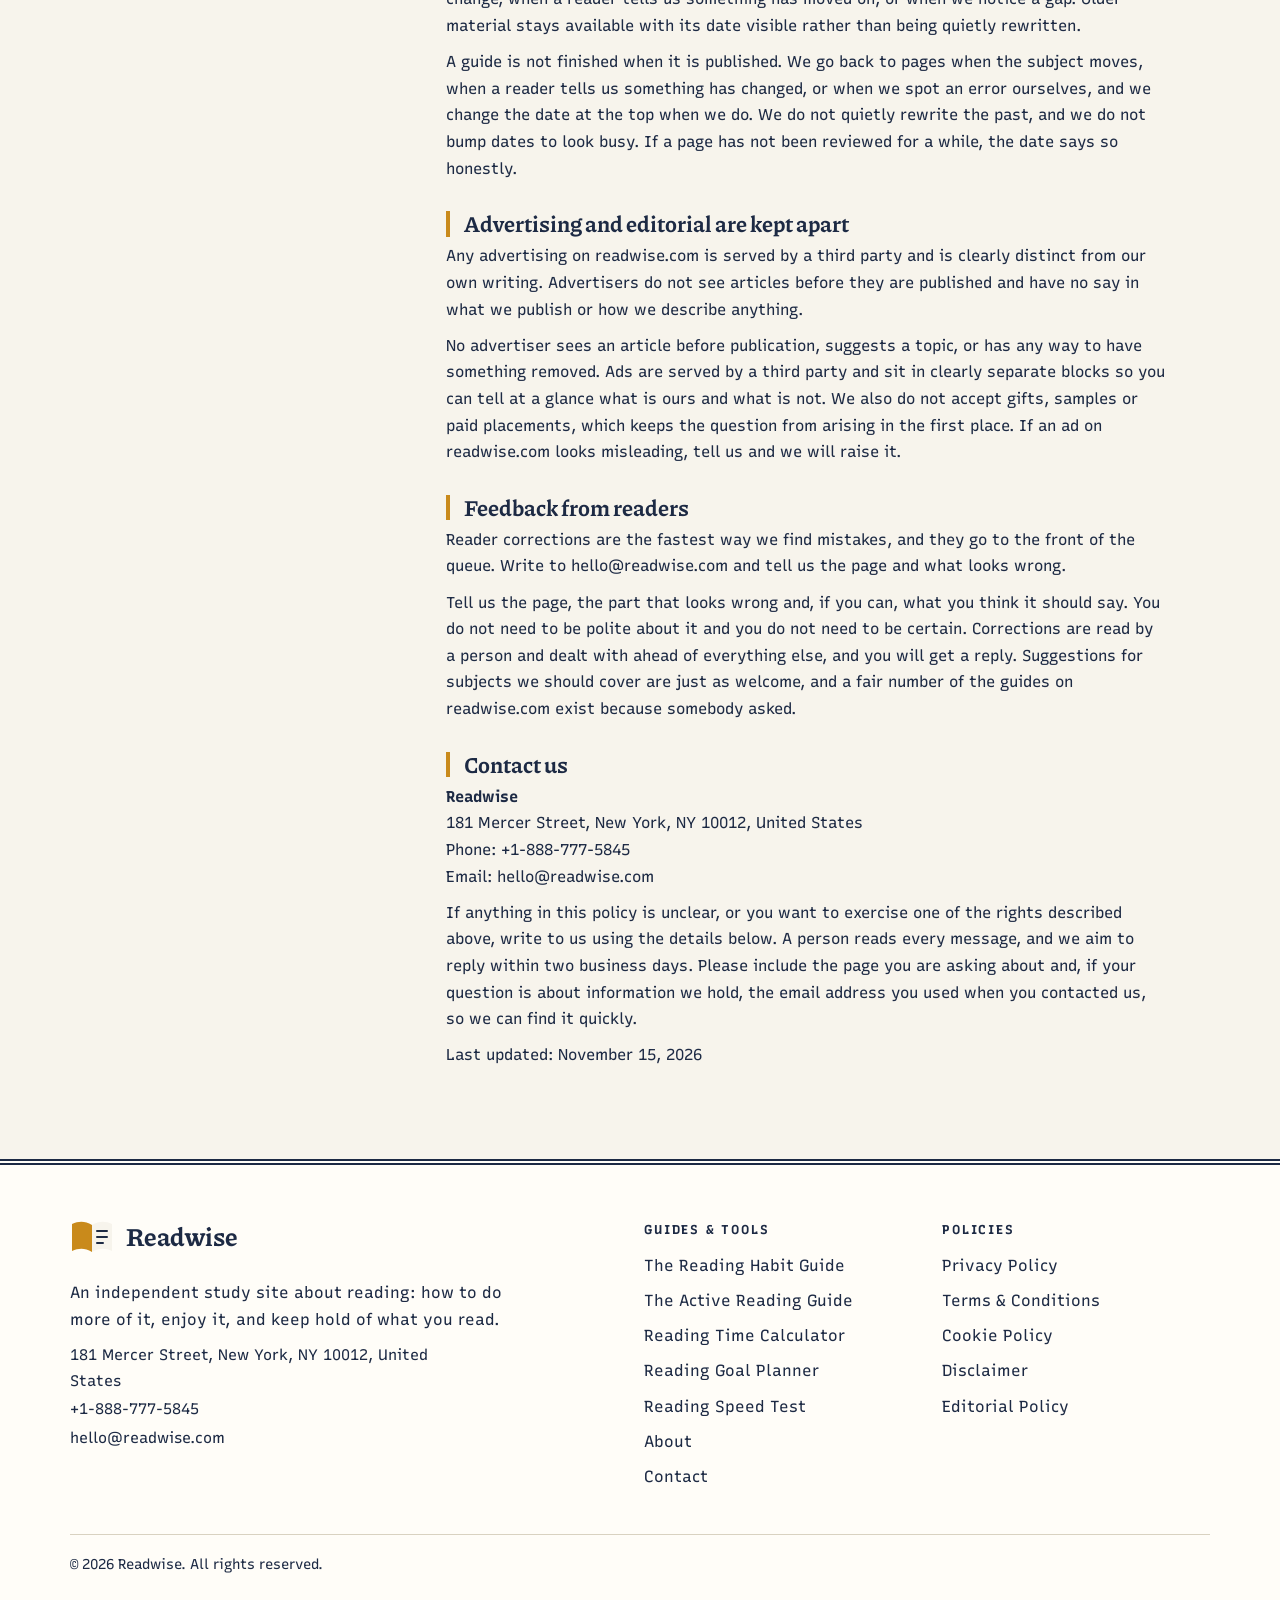
<file: editorial-policy.html>
<!DOCTYPE html>
<html lang="en">
<head>
<meta charset="UTF-8">
<meta name="viewport" content="width=device-width, initial-scale=1">
<title>Editorial Policy | Readwise</title>
<meta name="description" content="The standards every Readwise guide is held to.">
<meta name="robots" content="index, follow, max-image-preview:large">
<link rel="canonical" href="https://readwise.com/editorial-policy.html">
<meta property="og:type" content="article"><meta property="og:site_name" content="Readwise">
<meta property="og:title" content="Editorial Policy | Readwise"><meta property="og:description" content="The standards every Readwise guide is held to.">
<meta property="og:url" content="https://readwise.com/editorial-policy.html"><meta property="og:image" content="https://images.unsplash.com/photo-1762803842029-5e34663d98be?auto=format&fit=crop&w=1200&q=75">
<meta name="twitter:card" content="summary_large_image"><meta name="theme-color" content="#1D2A44">
<link rel="icon" href="data:image/svg+xml,%3Csvg xmlns='http://www.w3.org/2000/svg' viewBox='0 0 44 44'%3E%3Crect width='44' height='44' rx='8' fill='%231D2A44'/%3E%3Cpath d='M6 12c6-3 10-3 16 1v20c-6-4-10-4-16-1z' fill='%23C98A1B'/%3E%3Cpath d='M38 12c-6-3-10-3-16 1v20c6-4 10-4 16-1z' fill='%23F7F4EC'/%3E%3C/svg%3E">
<link rel="preconnect" href="https://fonts.googleapis.com"><link rel="preconnect" href="https://fonts.gstatic.com" crossorigin><link rel="preconnect" href="https://images.unsplash.com">
<link href="https://fonts.googleapis.com/css2?family=Piazzolla:ital,wght@0,500;0,700;1,500&family=Recursive:wght@400;600&display=swap" rel="stylesheet">
<link rel="stylesheet" href="assets/css/style.css">
</head>
<body class="">
<a class="skip" href="#main">Skip to content</a>
<header class="rw-mast"><div class="rw-in rw-mast-g"><a class="logo" href="./" aria-label="Readwise home"><svg viewBox="0 0 44 36" aria-hidden="true"><path d="M2 5c7-3 13-3 20 1v27c-7-4-13-4-20-1z" fill="#C98A1B"/><path d="M42 5c-7-3-13-3-20 1v27c7-4 13-4 20-1z" fill="#F7F4EC"/><path d="M27 12h10M27 18h10M27 24h6" stroke="#1D2A44" stroke-width="2" stroke-linecap="round"/></svg><span class="rw-wm">Readwise<small>read more, remember more</small></span></a><nav id="nav" aria-label="Main navigation"><ul><li><a href="./">Home</a></li><li><a href="reading-habit-guide.html">Reading Habit</a></li><li><a href="active-reading-guide.html">Active Reading</a></li><li><a href="about.html">About</a></li><li><a href="contact.html">Contact</a></li></ul></nav><button class="burger" aria-label="Open menu" aria-expanded="false" aria-controls="nav">Menu</button></div></header>
<main id="main">
<div class="rw-in rw-pol"><aside class="rw-pol-a"><p class="rw-crumb">Readwise &rsaquo; Policies</p><h1>Editorial Policy</h1><p>The standards every Readwise guide is held to.</p><dl><dt>Applies to</dt><dd>readwise.com</dd><dt>Last reviewed</dt><dd>November 15, 2026</dd><dt>Questions</dt><dd>hello@readwise.com<br>+1-888-777-5845<br>181 Mercer Street, New York, NY 10012, United States</dd></dl></aside><article class="prose">
<p>Readers rely on Readwise for clear, accurate information. These standards guide everything we publish.</p>
<h2>Independence</h2>
<p>We do not accept payment in exchange for coverage, and we do not promote particular courses, publishers or products. Advertisers, if present, have no influence over our content.</p>
<p>This matters more than it sounds, because so much online writing about these subjects exists to sell something. We take no payment, samples or sponsorship in exchange for a mention, we carry no affiliate links, and nobody can pay to appear on readwise.com or to be left out of it. Any advertising is served by a third party and sits clearly apart from our own writing. The practical result is that when we say something is worth doing, the only reason is that we think it is.</p><h2>Research</h2>
<p>Guides draw on established research in cognitive psychology and education, along with classroom experience. Key studies and frameworks are credited to their authors, and claims are checked against recognised sources before publication.</p>
<p>In practice that means reading the published material properly rather than summarising somebody else&#8217;s summary, checking a claim in more than one place before repeating it, and writing down what we are unsure about. Where guidance differs between sources, we say so instead of picking the most convenient version. We revisit pages when something changes, and the date at the top of a guide tells you when it was last looked at. Where the right answer depends on your own circumstances, we say that too.</p><h2>Responsible writing</h2>
<ul><li>We describe what research generally suggests and avoid overstating results.</li><li>We note where researchers disagree.</li><li>We explain technical terms in plain language with clear examples.</li><li>We use encouraging language and treat every learner with respect.</li></ul>
<p>We try to write the way we would explain something to a friend: plainly, in order, without jargon and without pretending to more certainty than we have. Where a question genuinely has no single right answer, we say what it depends on instead of picking one and sounding confident. We avoid scare tactics, invented urgency and exaggerated claims. If a subject could affect somebody&#8217;s health, safety or money, we say clearly when it is time to stop reading and ask a qualified person instead.</p><h2>Corrections</h2>
<p>If you spot an error, please tell us through our contact page. We review every report, correct confirmed mistakes promptly and update the page date for significant changes.</p>
<p>Mistakes are inevitable in anything written at length, and the only question is how quickly they are fixed. Reader corrections go straight to the front of the queue, and we would rather hear about a small error than leave it sitting on the page. Where a correction changes the meaning of a guide, we update the page and its date rather than editing quietly. Write to hello@readwise.com with the page and what looks wrong, and you will get a reply from a person.</p><h2>Images and tools</h2>
<p>Photographs are stock images described with accurate alternative text. Interactive tools are created by us and offer general guidance only.</p>
<p>Photographs are stock images that illustrate the subject rather than document a specific item or result, and each one carries alternative text describing what it shows. The interactive tools are written by us, run in your browser and are based on typical values rather than on your own measurements, so they are a starting point and not a verdict. We test them before publishing and fix them when a reader reports something odd. Neither the images nor the tools are supplied or sponsored by anybody else.</p><h2>What we will not publish</h2>
<p>We do not invent reviews, testimonials or statistics, we do not publish numbers we cannot stand behind, and we do not present an opinion as a tested fact. If we have not checked something ourselves, we say where the information comes from.</p>
<p>We also will not publish a guide on something we have not actually looked into, pad a page out to make it rank, or write a recommendation we would not follow ourselves. If a question has no good answer yet, we would rather say so than fill the space. When we are drawing on somebody else&#8217;s work rather than our own experience, we say where it came from so you can check it yourself.</p><h2>Plain language</h2>
<p>We write in plain words and explain a technical term the first time it appears. Where an answer is genuinely &ldquo;it depends&rdquo;, we say what it depends on instead of giving false certainty.</p>
<p>Plain does not mean shallow. We would rather spend an extra sentence explaining why something happens than leave you with a rule to memorise, because understanding the reason is what lets you adapt it to your own situation. Where a technical term is genuinely the right word, we use it and define it once. If a passage on readwise.com is hard to follow, that is our fault and worth telling us about.</p><h2>Accessibility</h2>
<p>We aim to keep readwise.com readable for everyone: meaningful alternative text on images, headings in order, labels on every form field, and enough colour contrast to read comfortably. If something on the site is hard to use, please tell us.</p>

<p>These are not extras we add at the end; they are part of how the pages are built. Text resizes without breaking the layout, every tool can be used with a keyboard, and the pages are readable on a phone without pinching and dragging. We test at narrow and wide screen sizes before publishing. If something on readwise.com is still awkward with a screen reader or at a large text size, please tell us what you were using and we will fix it.</p><h2>How we choose what to cover</h2>
<p>We write about the questions readers actually ask us, and about the points where good information is hardest to find. We do not choose topics because a brand or an advertiser would like us to.</p>
<p>The questions that reach our inbox are the best guide we have, and most of what is on readwise.com started life as one. We also cover the points where the usual advice is confidently wrong, because correcting those is more useful than repeating what is already everywhere. We do not chase topics simply because they are popular, and we leave out subjects we are not in a position to write about properly.</p><h2>Sources we rely on</h2>
<p>We work from published reference material, from manufacturers&#8217; own technical and care guidance, and from ordinary practical use. Where a subject is genuinely uncertain, or where the right answer depends on your own situation, we say so rather than inventing a rule.</p>
<p>Where we can check something ourselves, we do, and we say that is what we did. Where we are relying on published material or a manufacturer&#8217;s own guidance, we say that instead of presenting it as first-hand experience. If two reputable sources disagree, the honest thing is to tell you they disagree and explain what the disagreement turns on, which is usually more useful than a confident single answer.</p><h2>Reviewing and updating</h2>
<p>Pages carry the date they were last updated. We revisit guides when standards or products change, when a reader tells us something has moved on, or when we notice a gap. Older material stays available with its date visible rather than being quietly rewritten.</p>
<p>A guide is not finished when it is published. We go back to pages when the subject moves, when a reader tells us something has changed, or when we spot an error ourselves, and we change the date at the top when we do. We do not quietly rewrite the past, and we do not bump dates to look busy. If a page has not been reviewed for a while, the date says so honestly.</p><h2>Advertising and editorial are kept apart</h2>
<p>Any advertising on readwise.com is served by a third party and is clearly distinct from our own writing. Advertisers do not see articles before they are published and have no say in what we publish or how we describe anything.</p>
<p>No advertiser sees an article before publication, suggests a topic, or has any way to have something removed. Ads are served by a third party and sit in clearly separate blocks so you can tell at a glance what is ours and what is not. We also do not accept gifts, samples or paid placements, which keeps the question from arising in the first place. If an ad on readwise.com looks misleading, tell us and we will raise it.</p><h2>Feedback from readers</h2>
<p>Reader corrections are the fastest way we find mistakes, and they go to the front of the queue. Write to hello@readwise.com and tell us the page and what looks wrong.</p>
<p>Tell us the page, the part that looks wrong and, if you can, what you think it should say. You do not need to be polite about it and you do not need to be certain. Corrections are read by a person and dealt with ahead of everything else, and you will get a reply. Suggestions for subjects we should cover are just as welcome, and a fair number of the guides on readwise.com exist because somebody asked.</p><h2>Contact us</h2><p><strong>Readwise</strong><br>181 Mercer Street, New York, NY 10012, United States<br>Phone: +1-888-777-5845<br>Email: hello@readwise.com</p><p>If anything in this policy is unclear, or you want to exercise one of the rights described above, write to us using the details below. A person reads every message, and we aim to reply within two business days. Please include the page you are asking about and, if your question is about information we hold, the email address you used when you contacted us, so we can find it quickly.</p><p class="pol-upd">Last updated: November 15, 2026</p></article></div>
</main>
<footer class="rw-end"><div class="rw-in rw-end-g"><div class="rw-end-a"><a class="logo" href="./"><svg viewBox="0 0 44 36" aria-hidden="true"><path d="M2 5c7-3 13-3 20 1v27c-7-4-13-4-20-1z" fill="#C98A1B"/><path d="M42 5c-7-3-13-3-20 1v27c7-4 13-4 20-1z" fill="#F7F4EC"/><path d="M27 12h10M27 18h10M27 24h6" stroke="#1D2A44" stroke-width="2" stroke-linecap="round"/></svg><span class="rw-wm">Readwise</span></a><p>An independent study site about reading: how to do more of it, enjoy it, and keep hold of what you read.</p><div class="rw-end-con"><p>181 Mercer Street, New York, NY 10012, United States</p><p>+1-888-777-5845</p><p>hello@readwise.com</p></div></div><div class="rw-end-b"><div><h4>Guides &amp; tools</h4><ul><li><a href="reading-habit-guide.html">The Reading Habit Guide</a></li><li><a href="active-reading-guide.html">The Active Reading Guide</a></li><li><a href="./#time">Reading Time Calculator</a></li><li><a href="./#goal">Reading Goal Planner</a></li><li><a href="./#speed">Reading Speed Test</a></li><li><a href="about.html">About</a></li><li><a href="contact.html">Contact</a></li></ul></div><div><h4>Policies</h4><ul><li><a href="privacy-policy.html">Privacy Policy</a></li><li><a href="terms-and-conditions.html">Terms &amp; Conditions</a></li><li><a href="cookie-policy.html">Cookie Policy</a></li><li><a href="disclaimer.html">Disclaimer</a></li><li><a href="editorial-policy.html">Editorial Policy</a></li></ul></div></div></div><div class="rw-in rw-end-c"><span>&copy; <span id="year">2026</span> Readwise. All rights reserved.</span></div></footer>
<div class="cookie" id="cookie" role="dialog" aria-label="Cookie notice"><p>We use essential storage and, with your consent, cookies for our live chat and any ads shown on the site. <a href="cookie-policy.html">Cookie Policy</a></p><button class="y" data-cookie="accepted">Accept</button><button data-cookie="declined">Essential only</button></div>
<script src="assets/js/main.js" defer></script>
<!--Start of Tawk.to Script-->
<script type="text/javascript">
var Tawk_API=Tawk_API||{}, Tawk_LoadStart=new Date();
(function(){
var s1=document.createElement("script"),s0=document.getElementsByTagName("script")[0];
s1.async=true;
s1.src='https://embed.tawk.to/626be649b0d10b6f3e6ff291/1g1qnn49c';
s1.charset='UTF-8';
s1.setAttribute('crossorigin','*');
s0.parentNode.insertBefore(s1,s0);
})();
</script>
<!--End of Tawk.to Script-->
</body>
</html>
</file>
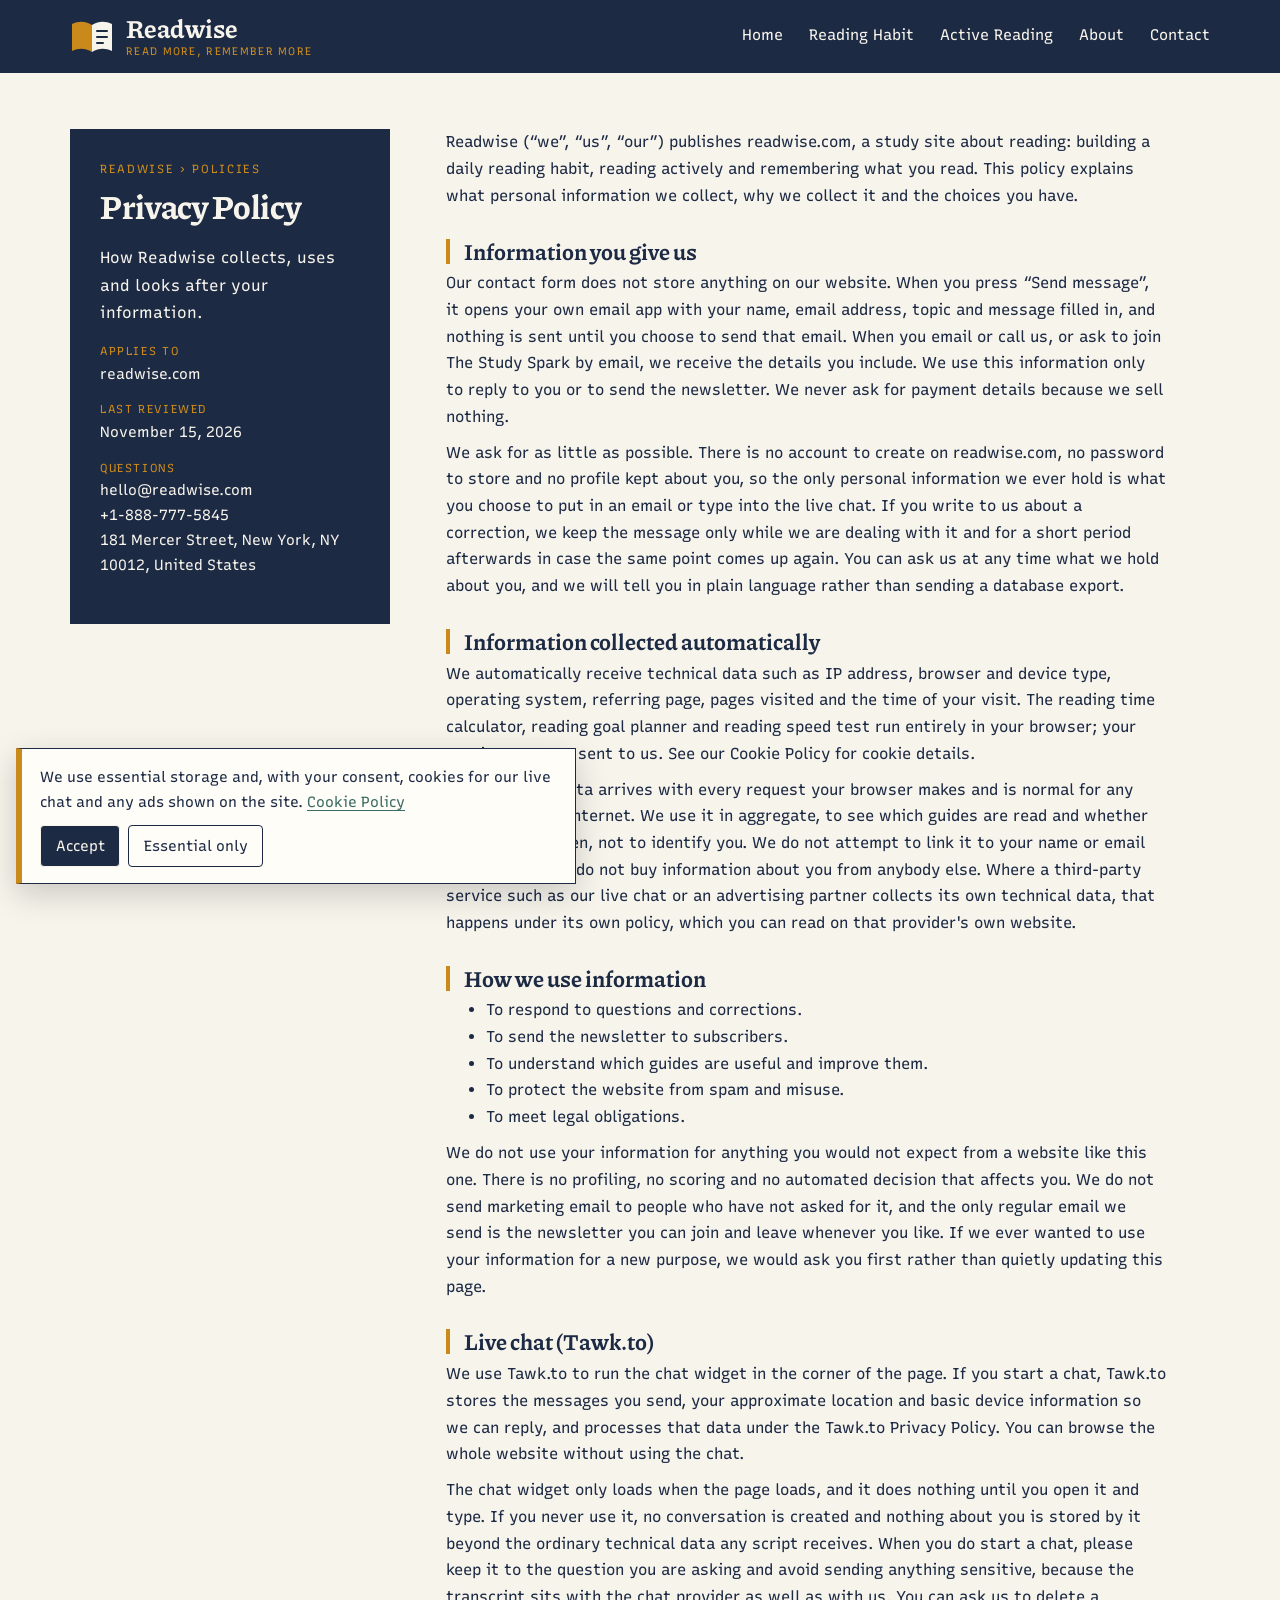
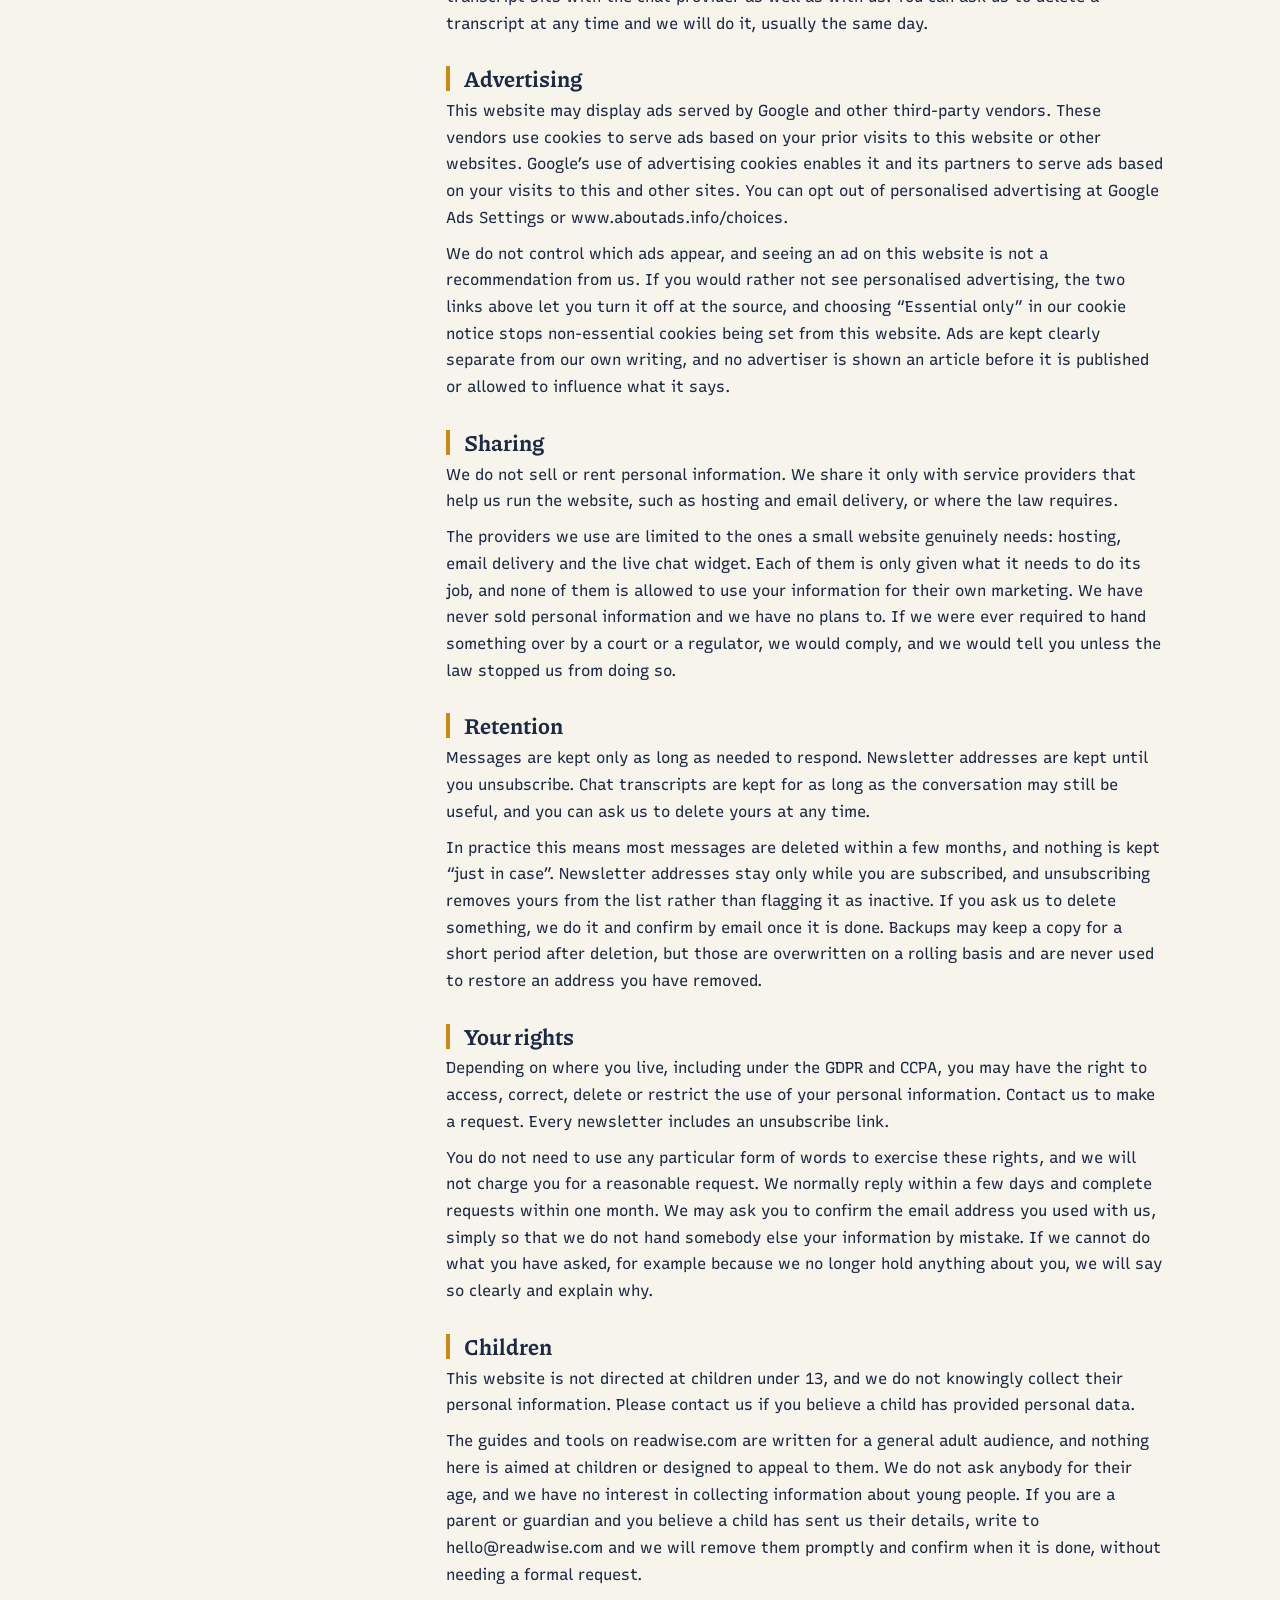
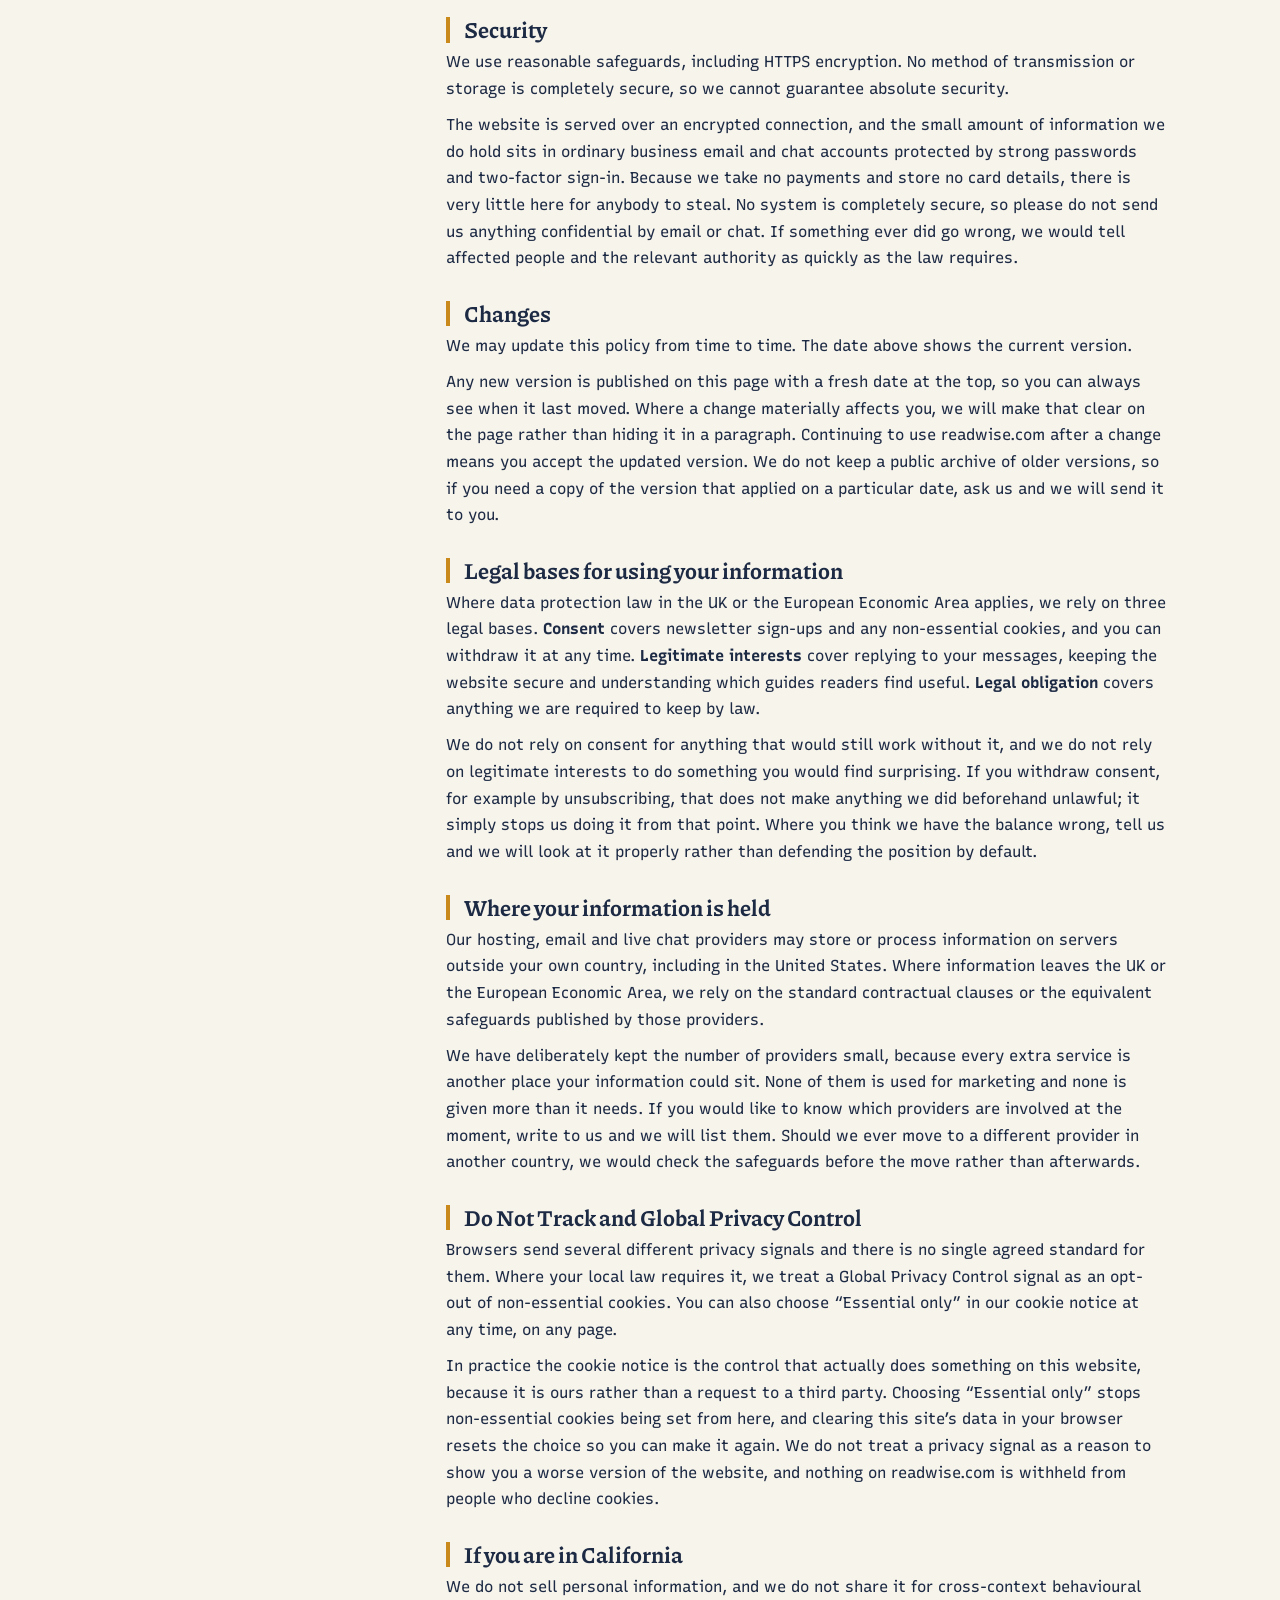
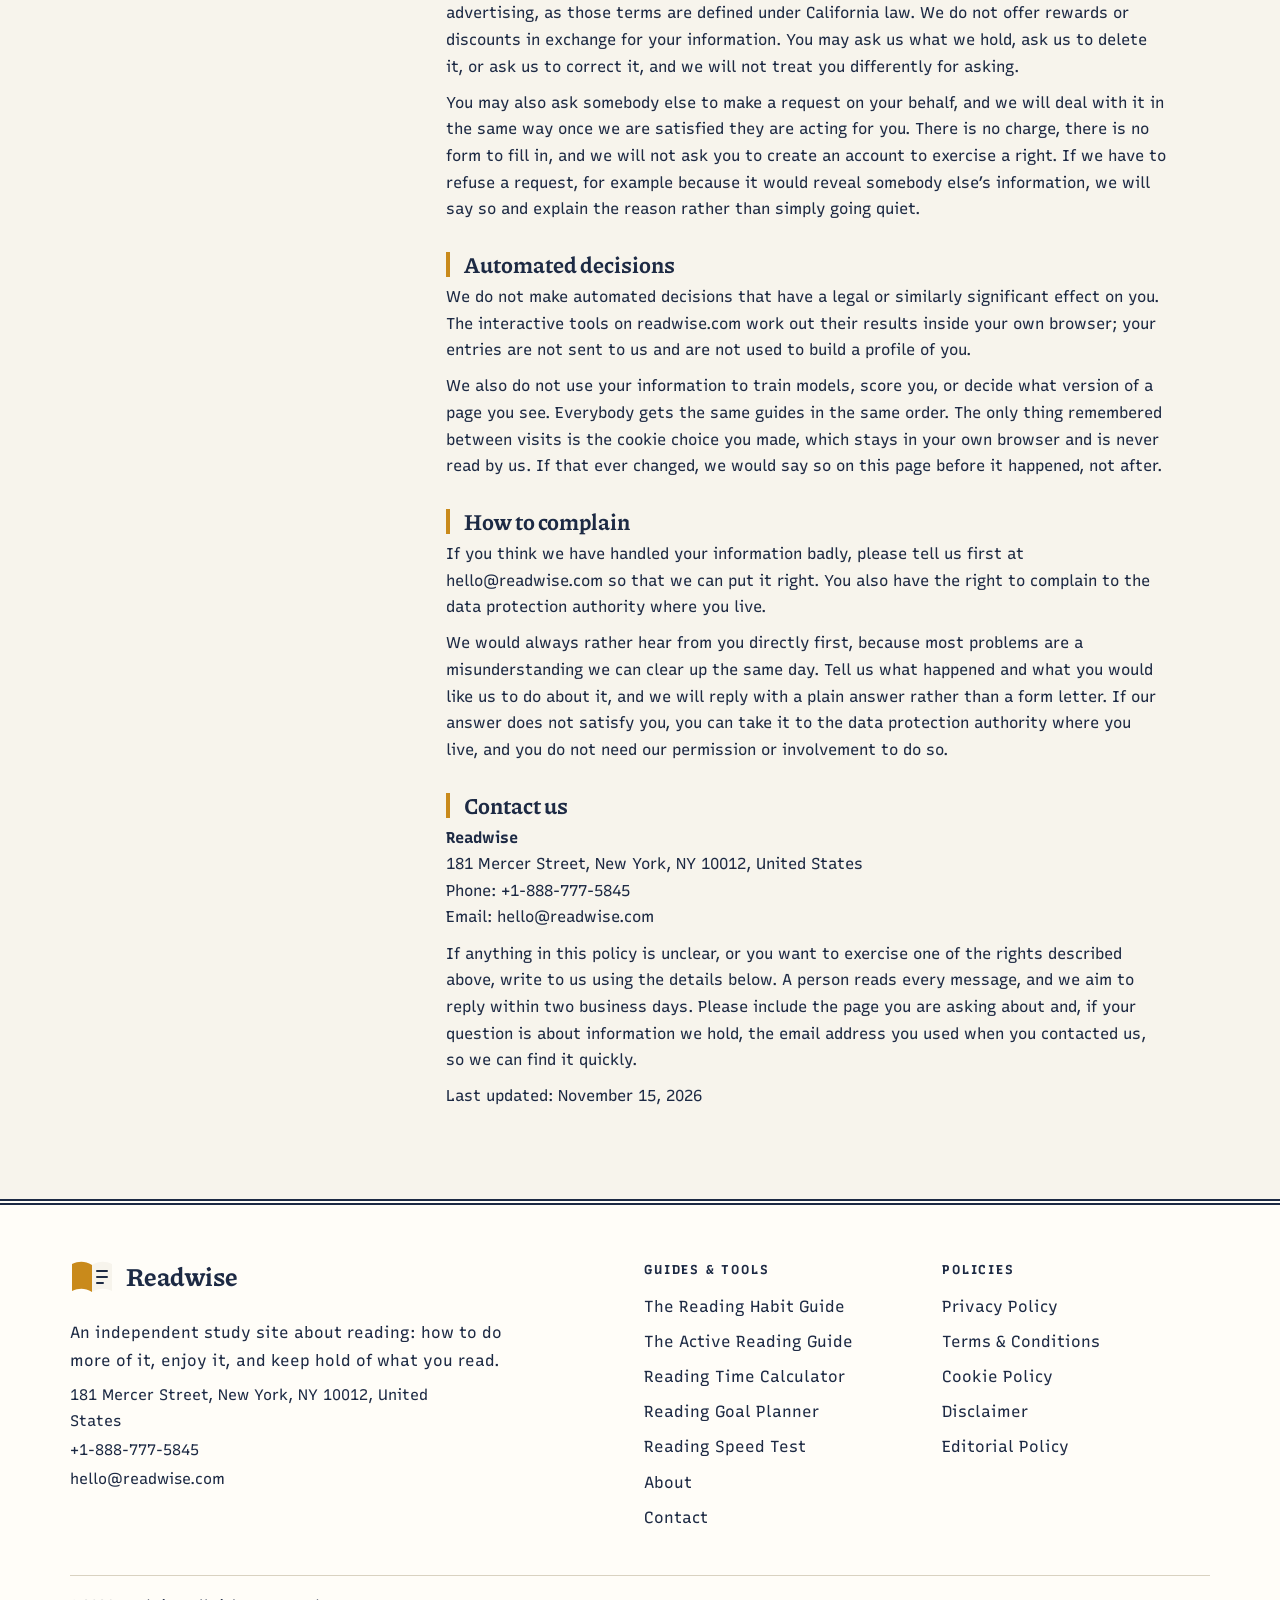
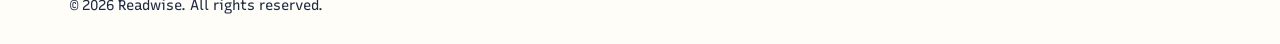
<file: privacy-policy.html>
<!DOCTYPE html>
<html lang="en">
<head>
<meta charset="UTF-8">
<meta name="viewport" content="width=device-width, initial-scale=1">
<title>Privacy Policy | Readwise</title>
<meta name="description" content="How Readwise collects, uses and looks after your information.">
<meta name="robots" content="index, follow, max-image-preview:large">
<link rel="canonical" href="https://readwise.com/privacy-policy.html">
<meta property="og:type" content="article"><meta property="og:site_name" content="Readwise">
<meta property="og:title" content="Privacy Policy | Readwise"><meta property="og:description" content="How Readwise collects, uses and looks after your information.">
<meta property="og:url" content="https://readwise.com/privacy-policy.html"><meta property="og:image" content="https://images.unsplash.com/photo-1762803842029-5e34663d98be?auto=format&fit=crop&w=1200&q=75">
<meta name="twitter:card" content="summary_large_image"><meta name="theme-color" content="#1D2A44">
<link rel="icon" href="data:image/svg+xml,%3Csvg xmlns='http://www.w3.org/2000/svg' viewBox='0 0 44 44'%3E%3Crect width='44' height='44' rx='8' fill='%231D2A44'/%3E%3Cpath d='M6 12c6-3 10-3 16 1v20c-6-4-10-4-16-1z' fill='%23C98A1B'/%3E%3Cpath d='M38 12c-6-3-10-3-16 1v20c6-4 10-4 16-1z' fill='%23F7F4EC'/%3E%3C/svg%3E">
<link rel="preconnect" href="https://fonts.googleapis.com"><link rel="preconnect" href="https://fonts.gstatic.com" crossorigin><link rel="preconnect" href="https://images.unsplash.com">
<link href="https://fonts.googleapis.com/css2?family=Piazzolla:ital,wght@0,500;0,700;1,500&family=Recursive:wght@400;600&display=swap" rel="stylesheet">
<link rel="stylesheet" href="assets/css/style.css">
</head>
<body class="">
<a class="skip" href="#main">Skip to content</a>
<header class="rw-mast"><div class="rw-in rw-mast-g"><a class="logo" href="./" aria-label="Readwise home"><svg viewBox="0 0 44 36" aria-hidden="true"><path d="M2 5c7-3 13-3 20 1v27c-7-4-13-4-20-1z" fill="#C98A1B"/><path d="M42 5c-7-3-13-3-20 1v27c7-4 13-4 20-1z" fill="#F7F4EC"/><path d="M27 12h10M27 18h10M27 24h6" stroke="#1D2A44" stroke-width="2" stroke-linecap="round"/></svg><span class="rw-wm">Readwise<small>read more, remember more</small></span></a><nav id="nav" aria-label="Main navigation"><ul><li><a href="./">Home</a></li><li><a href="reading-habit-guide.html">Reading Habit</a></li><li><a href="active-reading-guide.html">Active Reading</a></li><li><a href="about.html">About</a></li><li><a href="contact.html">Contact</a></li></ul></nav><button class="burger" aria-label="Open menu" aria-expanded="false" aria-controls="nav">Menu</button></div></header>
<main id="main">
<div class="rw-in rw-pol"><aside class="rw-pol-a"><p class="rw-crumb">Readwise &rsaquo; Policies</p><h1>Privacy Policy</h1><p>How Readwise collects, uses and looks after your information.</p><dl><dt>Applies to</dt><dd>readwise.com</dd><dt>Last reviewed</dt><dd>November 15, 2026</dd><dt>Questions</dt><dd>hello@readwise.com<br>+1-888-777-5845<br>181 Mercer Street, New York, NY 10012, United States</dd></dl></aside><article class="prose">
<p>Readwise (&ldquo;we&rdquo;, &ldquo;us&rdquo;, &ldquo;our&rdquo;) publishes readwise.com, a study site about reading: building a daily reading habit, reading actively and remembering what you read. This policy explains what personal information we collect, why we collect it and the choices you have.</p>
<h2>Information you give us</h2>
<p>Our contact form does not store anything on our website. When you press &ldquo;Send message&rdquo;, it opens your own email app with your name, email address, topic and message filled in, and nothing is sent until you choose to send that email. When you email or call us, or ask to join The Study Spark by email, we receive the details you include. We use this information only to reply to you or to send the newsletter. We never ask for payment details because we sell nothing.</p>
<p>We ask for as little as possible. There is no account to create on readwise.com, no password to store and no profile kept about you, so the only personal information we ever hold is what you choose to put in an email or type into the live chat. If you write to us about a correction, we keep the message only while we are dealing with it and for a short period afterwards in case the same point comes up again. You can ask us at any time what we hold about you, and we will tell you in plain language rather than sending a database export.</p><h2>Information collected automatically</h2>
<p>We automatically receive technical data such as IP address, browser and device type, operating system, referring page, pages visited and the time of your visit. The reading time calculator, reading goal planner and reading speed test run entirely in your browser; your settings are not sent to us. See our Cookie Policy for cookie details.</p>
<p>This technical data arrives with every request your browser makes and is normal for any website on the internet. We use it in aggregate, to see which guides are read and whether anything is broken, not to identify you. We do not attempt to link it to your name or email address, and we do not buy information about you from anybody else. Where a third-party service such as our live chat or an advertising partner collects its own technical data, that happens under its own policy, which you can read on that provider's own website.</p><h2>How we use information</h2>
<ul><li>To respond to questions and corrections.</li><li>To send the newsletter to subscribers.</li><li>To understand which guides are useful and improve them.</li><li>To protect the website from spam and misuse.</li><li>To meet legal obligations.</li></ul>
<p>We do not use your information for anything you would not expect from a website like this one. There is no profiling, no scoring and no automated decision that affects you. We do not send marketing email to people who have not asked for it, and the only regular email we send is the newsletter you can join and leave whenever you like. If we ever wanted to use your information for a new purpose, we would ask you first rather than quietly updating this page.</p><h2>Live chat (Tawk.to)</h2>
<p>We use Tawk.to to run the chat widget in the corner of the page. If you start a chat, Tawk.to stores the messages you send, your approximate location and basic device information so we can reply, and processes that data under the Tawk.to Privacy Policy. You can browse the whole website without using the chat.</p>
<p>The chat widget only loads when the page loads, and it does nothing until you open it and type. If you never use it, no conversation is created and nothing about you is stored by it beyond the ordinary technical data any script receives. When you do start a chat, please keep it to the question you are asking and avoid sending anything sensitive, because the transcript sits with the chat provider as well as with us. You can ask us to delete a transcript at any time and we will do it, usually the same day.</p><h2>Advertising</h2>
<p>This website may display ads served by Google and other third-party vendors. These vendors use cookies to serve ads based on your prior visits to this website or other websites. Google&#8217;s use of advertising cookies enables it and its partners to serve ads based on your visits to this and other sites. You can opt out of personalised advertising at Google Ads Settings or www.aboutads.info/choices.</p>
<p>We do not control which ads appear, and seeing an ad on this website is not a recommendation from us. If you would rather not see personalised advertising, the two links above let you turn it off at the source, and choosing &ldquo;Essential only&rdquo; in our cookie notice stops non-essential cookies being set from this website. Ads are kept clearly separate from our own writing, and no advertiser is shown an article before it is published or allowed to influence what it says.</p><h2>Sharing</h2>
<p>We do not sell or rent personal information. We share it only with service providers that help us run the website, such as hosting and email delivery, or where the law requires.</p>
<p>The providers we use are limited to the ones a small website genuinely needs: hosting, email delivery and the live chat widget. Each of them is only given what it needs to do its job, and none of them is allowed to use your information for their own marketing. We have never sold personal information and we have no plans to. If we were ever required to hand something over by a court or a regulator, we would comply, and we would tell you unless the law stopped us from doing so.</p><h2>Retention</h2>
<p>Messages are kept only as long as needed to respond. Newsletter addresses are kept until you unsubscribe. Chat transcripts are kept for as long as the conversation may still be useful, and you can ask us to delete yours at any time.</p>
<p>In practice this means most messages are deleted within a few months, and nothing is kept &ldquo;just in case&rdquo;. Newsletter addresses stay only while you are subscribed, and unsubscribing removes yours from the list rather than flagging it as inactive. If you ask us to delete something, we do it and confirm by email once it is done. Backups may keep a copy for a short period after deletion, but those are overwritten on a rolling basis and are never used to restore an address you have removed.</p><h2>Your rights</h2>
<p>Depending on where you live, including under the GDPR and CCPA, you may have the right to access, correct, delete or restrict the use of your personal information. Contact us to make a request. Every newsletter includes an unsubscribe link.</p>
<p>You do not need to use any particular form of words to exercise these rights, and we will not charge you for a reasonable request. We normally reply within a few days and complete requests within one month. We may ask you to confirm the email address you used with us, simply so that we do not hand somebody else your information by mistake. If we cannot do what you have asked, for example because we no longer hold anything about you, we will say so clearly and explain why.</p><h2>Children</h2>
<p>This website is not directed at children under 13, and we do not knowingly collect their personal information. Please contact us if you believe a child has provided personal data.</p>
<p>The guides and tools on readwise.com are written for a general adult audience, and nothing here is aimed at children or designed to appeal to them. We do not ask anybody for their age, and we have no interest in collecting information about young people. If you are a parent or guardian and you believe a child has sent us their details, write to hello@readwise.com and we will remove them promptly and confirm when it is done, without needing a formal request.</p><h2>Security</h2>
<p>We use reasonable safeguards, including HTTPS encryption. No method of transmission or storage is completely secure, so we cannot guarantee absolute security.</p>
<p>The website is served over an encrypted connection, and the small amount of information we do hold sits in ordinary business email and chat accounts protected by strong passwords and two-factor sign-in. Because we take no payments and store no card details, there is very little here for anybody to steal. No system is completely secure, so please do not send us anything confidential by email or chat. If something ever did go wrong, we would tell affected people and the relevant authority as quickly as the law requires.</p><h2>Changes</h2>
<p>We may update this policy from time to time. The date above shows the current version.</p>
<p>Any new version is published on this page with a fresh date at the top, so you can always see when it last moved. Where a change materially affects you, we will make that clear on the page rather than hiding it in a paragraph. Continuing to use readwise.com after a change means you accept the updated version. We do not keep a public archive of older versions, so if you need a copy of the version that applied on a particular date, ask us and we will send it to you.</p><h2>Legal bases for using your information</h2>
<p>Where data protection law in the UK or the European Economic Area applies, we rely on three legal bases. <strong>Consent</strong> covers newsletter sign-ups and any non-essential cookies, and you can withdraw it at any time. <strong>Legitimate interests</strong> cover replying to your messages, keeping the website secure and understanding which guides readers find useful. <strong>Legal obligation</strong> covers anything we are required to keep by law.</p>
<p>We do not rely on consent for anything that would still work without it, and we do not rely on legitimate interests to do something you would find surprising. If you withdraw consent, for example by unsubscribing, that does not make anything we did beforehand unlawful; it simply stops us doing it from that point. Where you think we have the balance wrong, tell us and we will look at it properly rather than defending the position by default.</p><h2>Where your information is held</h2>
<p>Our hosting, email and live chat providers may store or process information on servers outside your own country, including in the United States. Where information leaves the UK or the European Economic Area, we rely on the standard contractual clauses or the equivalent safeguards published by those providers.</p>
<p>We have deliberately kept the number of providers small, because every extra service is another place your information could sit. None of them is used for marketing and none is given more than it needs. If you would like to know which providers are involved at the moment, write to us and we will list them. Should we ever move to a different provider in another country, we would check the safeguards before the move rather than afterwards.</p><h2>Do Not Track and Global Privacy Control</h2>
<p>Browsers send several different privacy signals and there is no single agreed standard for them. Where your local law requires it, we treat a Global Privacy Control signal as an opt-out of non-essential cookies. You can also choose &ldquo;Essential only&rdquo; in our cookie notice at any time, on any page.</p>
<p>In practice the cookie notice is the control that actually does something on this website, because it is ours rather than a request to a third party. Choosing &ldquo;Essential only&rdquo; stops non-essential cookies being set from here, and clearing this site&#8217;s data in your browser resets the choice so you can make it again. We do not treat a privacy signal as a reason to show you a worse version of the website, and nothing on readwise.com is withheld from people who decline cookies.</p><h2>If you are in California</h2>
<p>We do not sell personal information, and we do not share it for cross-context behavioural advertising, as those terms are defined under California law. We do not offer rewards or discounts in exchange for your information. You may ask us what we hold, ask us to delete it, or ask us to correct it, and we will not treat you differently for asking.</p>
<p>You may also ask somebody else to make a request on your behalf, and we will deal with it in the same way once we are satisfied they are acting for you. There is no charge, there is no form to fill in, and we will not ask you to create an account to exercise a right. If we have to refuse a request, for example because it would reveal somebody else&#8217;s information, we will say so and explain the reason rather than simply going quiet.</p><h2>Automated decisions</h2>
<p>We do not make automated decisions that have a legal or similarly significant effect on you. The interactive tools on readwise.com work out their results inside your own browser; your entries are not sent to us and are not used to build a profile of you.</p>
<p>We also do not use your information to train models, score you, or decide what version of a page you see. Everybody gets the same guides in the same order. The only thing remembered between visits is the cookie choice you made, which stays in your own browser and is never read by us. If that ever changed, we would say so on this page before it happened, not after.</p><h2>How to complain</h2>
<p>If you think we have handled your information badly, please tell us first at hello@readwise.com so that we can put it right. You also have the right to complain to the data protection authority where you live.</p>
<p>We would always rather hear from you directly first, because most problems are a misunderstanding we can clear up the same day. Tell us what happened and what you would like us to do about it, and we will reply with a plain answer rather than a form letter. If our answer does not satisfy you, you can take it to the data protection authority where you live, and you do not need our permission or involvement to do so.</p><h2>Contact us</h2><p><strong>Readwise</strong><br>181 Mercer Street, New York, NY 10012, United States<br>Phone: +1-888-777-5845<br>Email: hello@readwise.com</p><p>If anything in this policy is unclear, or you want to exercise one of the rights described above, write to us using the details below. A person reads every message, and we aim to reply within two business days. Please include the page you are asking about and, if your question is about information we hold, the email address you used when you contacted us, so we can find it quickly.</p><p class="pol-upd">Last updated: November 15, 2026</p></article></div>
</main>
<footer class="rw-end"><div class="rw-in rw-end-g"><div class="rw-end-a"><a class="logo" href="./"><svg viewBox="0 0 44 36" aria-hidden="true"><path d="M2 5c7-3 13-3 20 1v27c-7-4-13-4-20-1z" fill="#C98A1B"/><path d="M42 5c-7-3-13-3-20 1v27c7-4 13-4 20-1z" fill="#F7F4EC"/><path d="M27 12h10M27 18h10M27 24h6" stroke="#1D2A44" stroke-width="2" stroke-linecap="round"/></svg><span class="rw-wm">Readwise</span></a><p>An independent study site about reading: how to do more of it, enjoy it, and keep hold of what you read.</p><div class="rw-end-con"><p>181 Mercer Street, New York, NY 10012, United States</p><p>+1-888-777-5845</p><p>hello@readwise.com</p></div></div><div class="rw-end-b"><div><h4>Guides &amp; tools</h4><ul><li><a href="reading-habit-guide.html">The Reading Habit Guide</a></li><li><a href="active-reading-guide.html">The Active Reading Guide</a></li><li><a href="./#time">Reading Time Calculator</a></li><li><a href="./#goal">Reading Goal Planner</a></li><li><a href="./#speed">Reading Speed Test</a></li><li><a href="about.html">About</a></li><li><a href="contact.html">Contact</a></li></ul></div><div><h4>Policies</h4><ul><li><a href="privacy-policy.html">Privacy Policy</a></li><li><a href="terms-and-conditions.html">Terms &amp; Conditions</a></li><li><a href="cookie-policy.html">Cookie Policy</a></li><li><a href="disclaimer.html">Disclaimer</a></li><li><a href="editorial-policy.html">Editorial Policy</a></li></ul></div></div></div><div class="rw-in rw-end-c"><span>&copy; <span id="year">2026</span> Readwise. All rights reserved.</span></div></footer>
<div class="cookie" id="cookie" role="dialog" aria-label="Cookie notice"><p>We use essential storage and, with your consent, cookies for our live chat and any ads shown on the site. <a href="cookie-policy.html">Cookie Policy</a></p><button class="y" data-cookie="accepted">Accept</button><button data-cookie="declined">Essential only</button></div>
<script src="assets/js/main.js" defer></script>
<!--Start of Tawk.to Script-->
<script type="text/javascript">
var Tawk_API=Tawk_API||{}, Tawk_LoadStart=new Date();
(function(){
var s1=document.createElement("script"),s0=document.getElementsByTagName("script")[0];
s1.async=true;
s1.src='https://embed.tawk.to/626be649b0d10b6f3e6ff291/1g1qnn49c';
s1.charset='UTF-8';
s1.setAttribute('crossorigin','*');
s0.parentNode.insertBefore(s1,s0);
})();
</script>
<!--End of Tawk.to Script-->
</body>
</html>
</file>
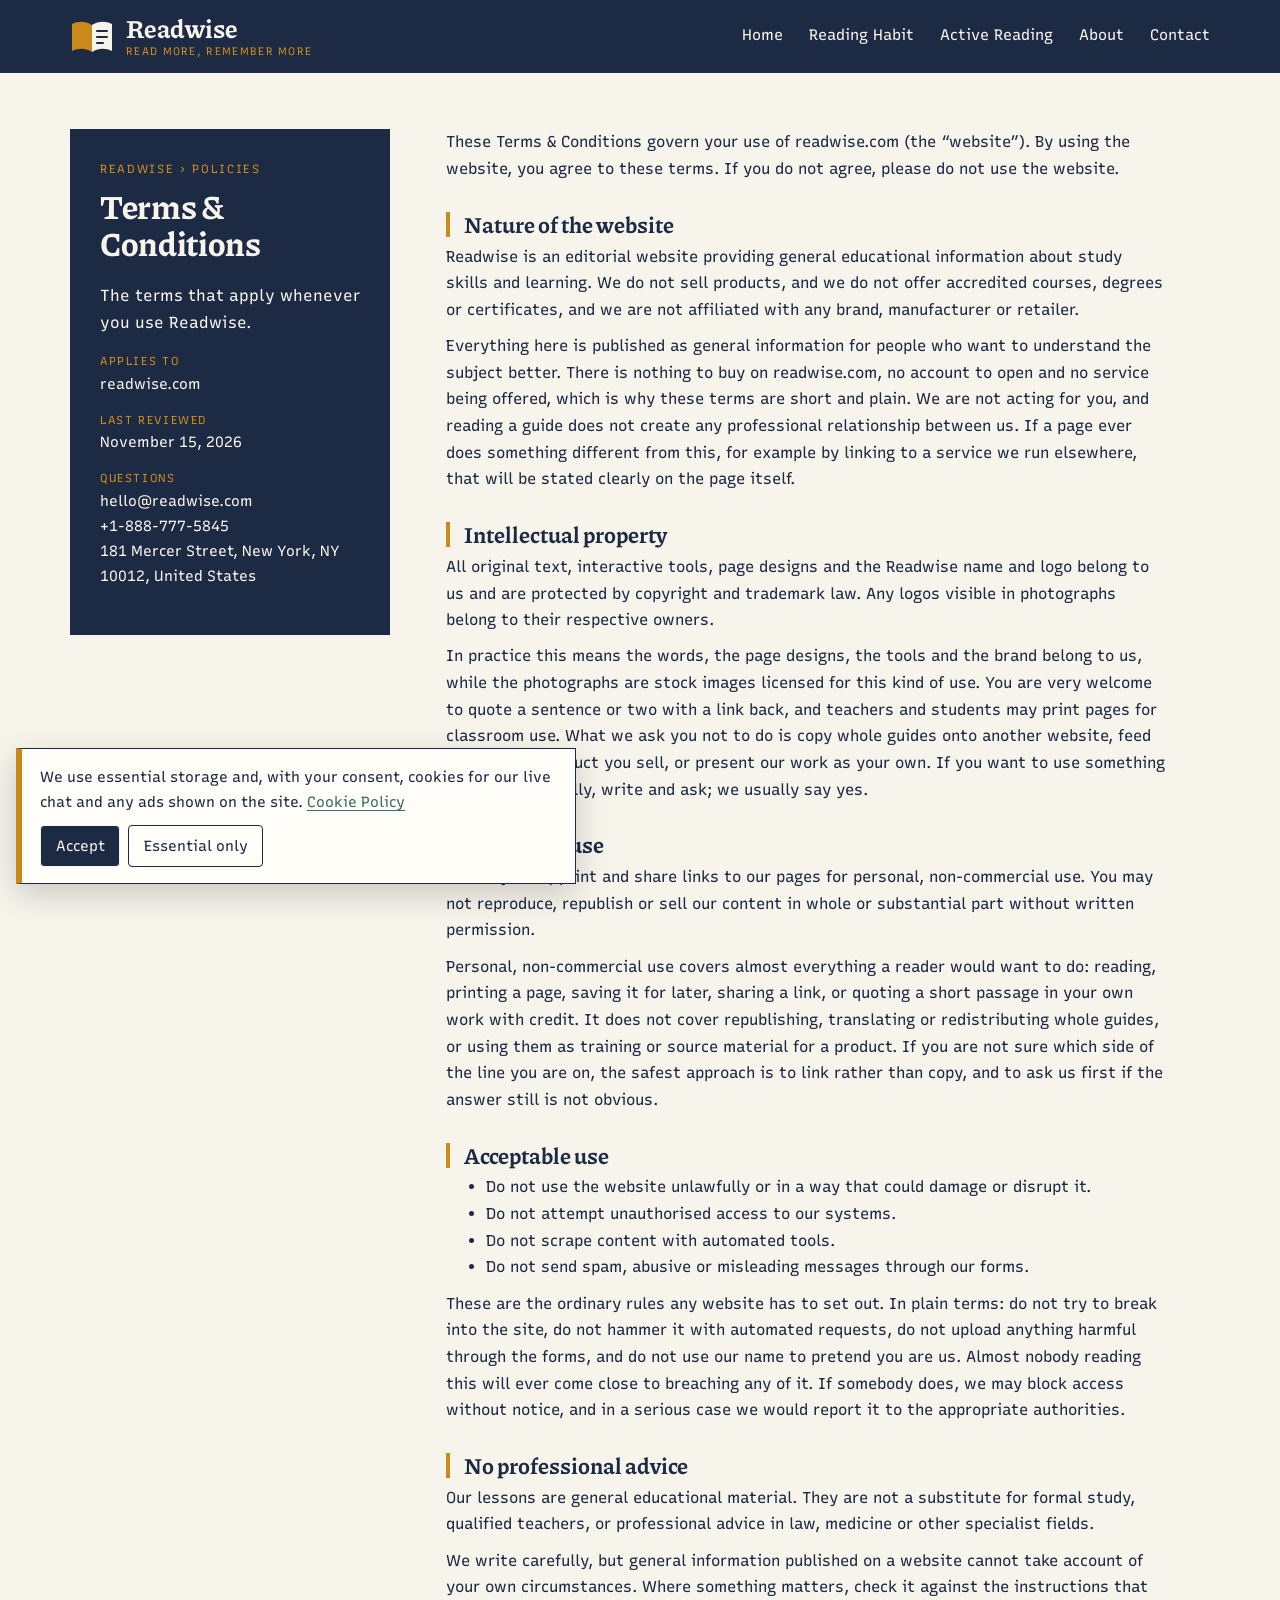
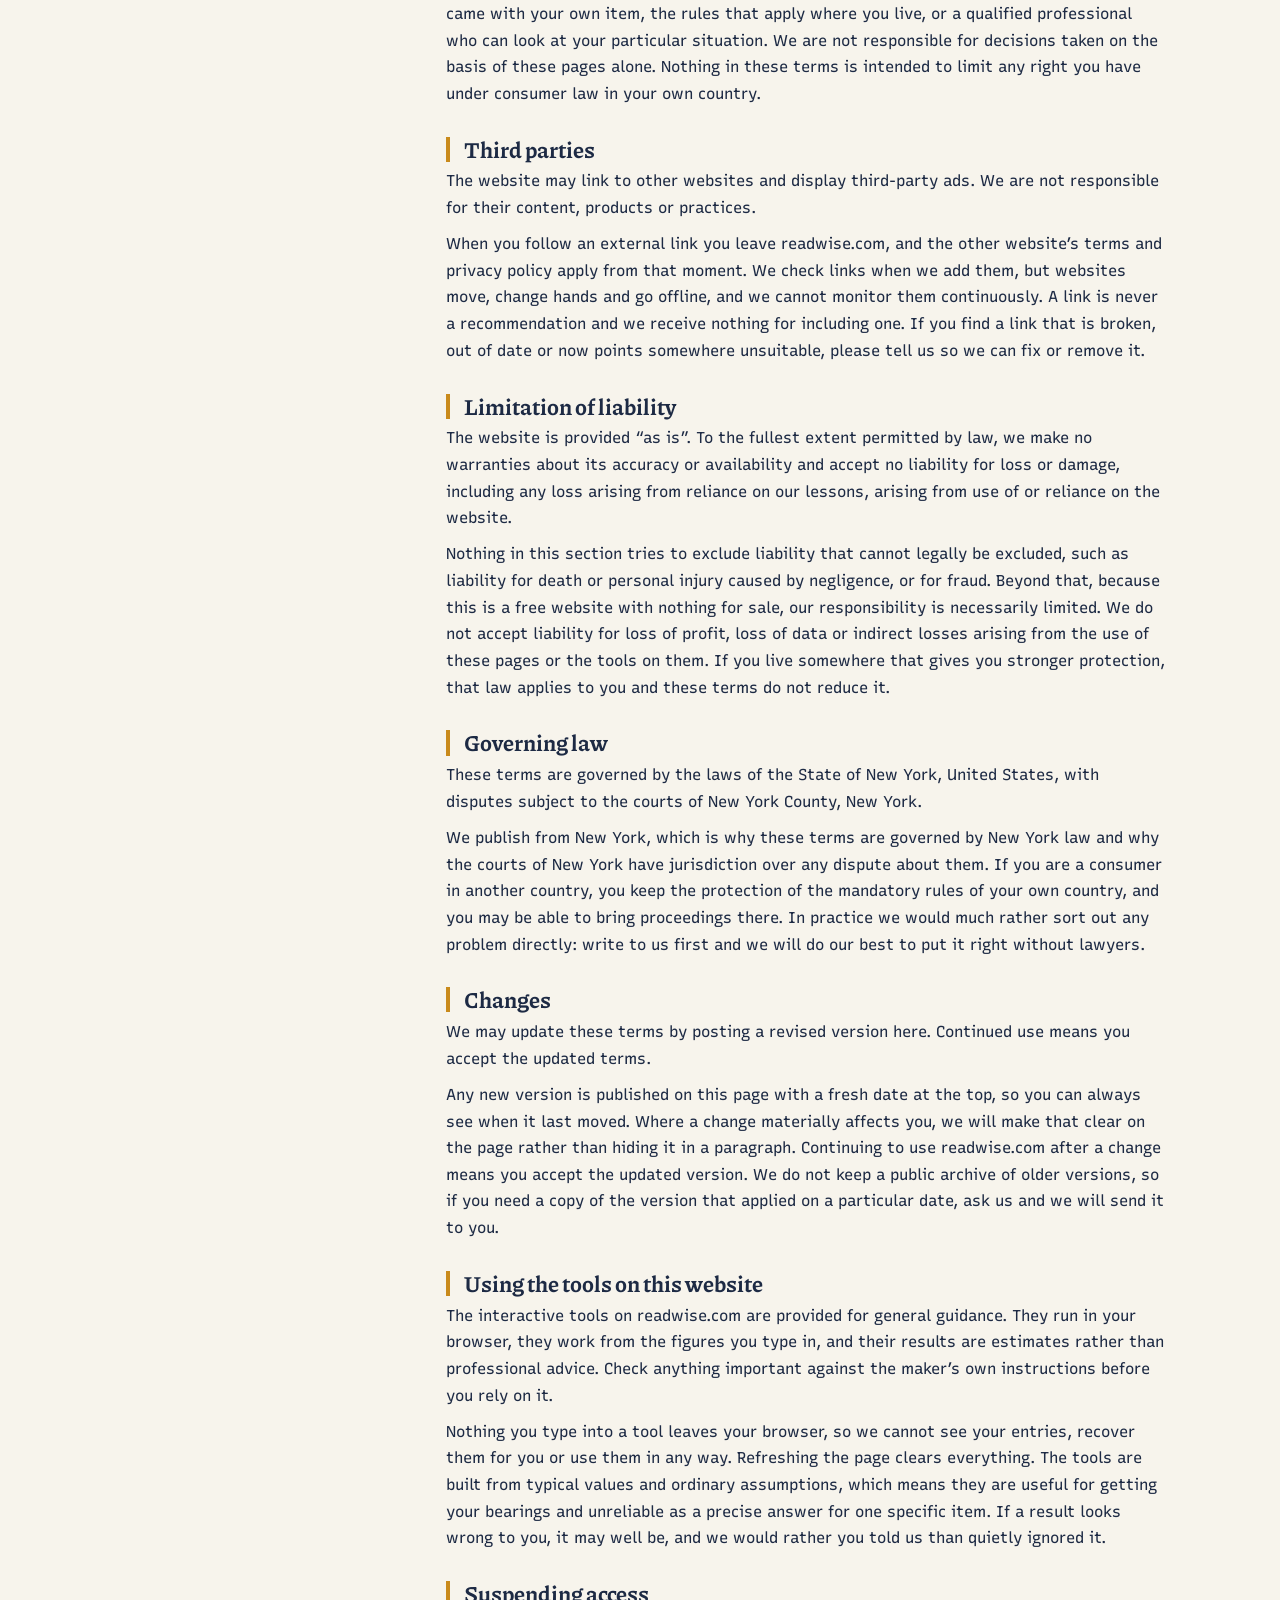
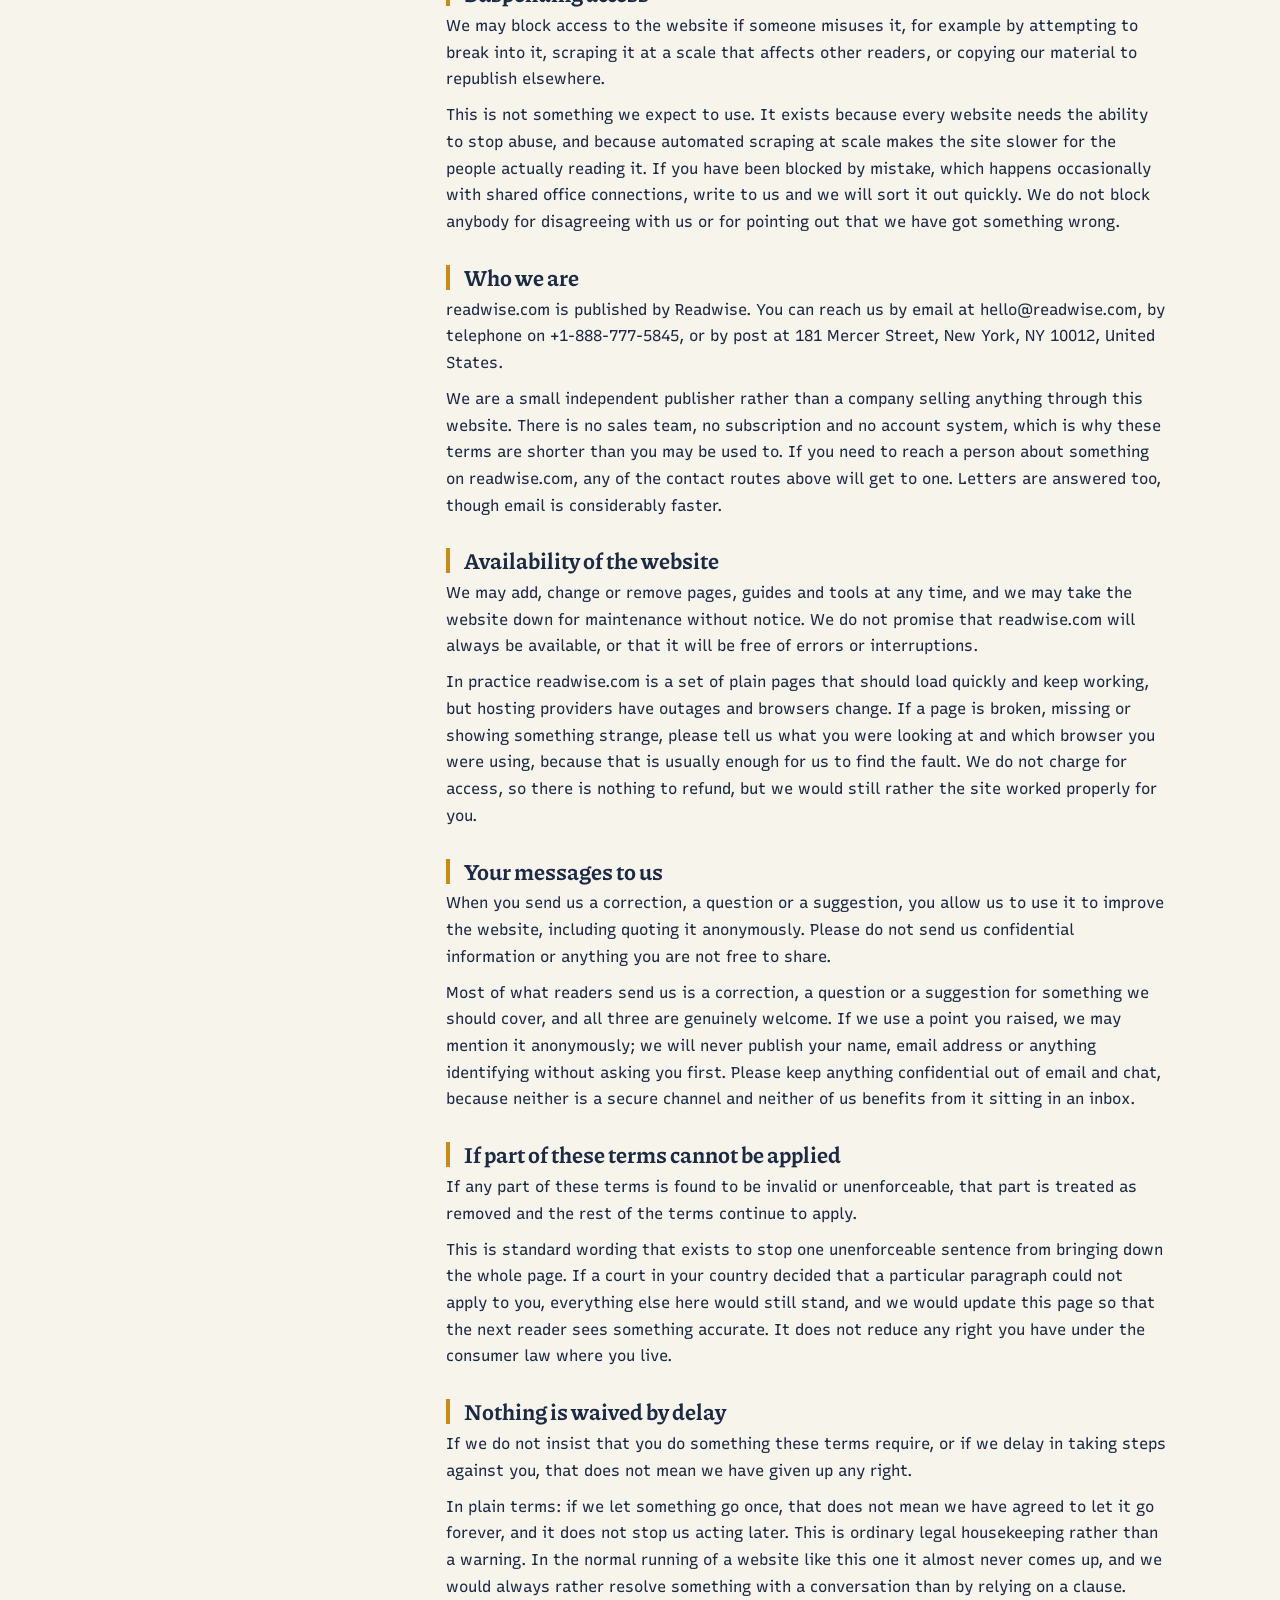
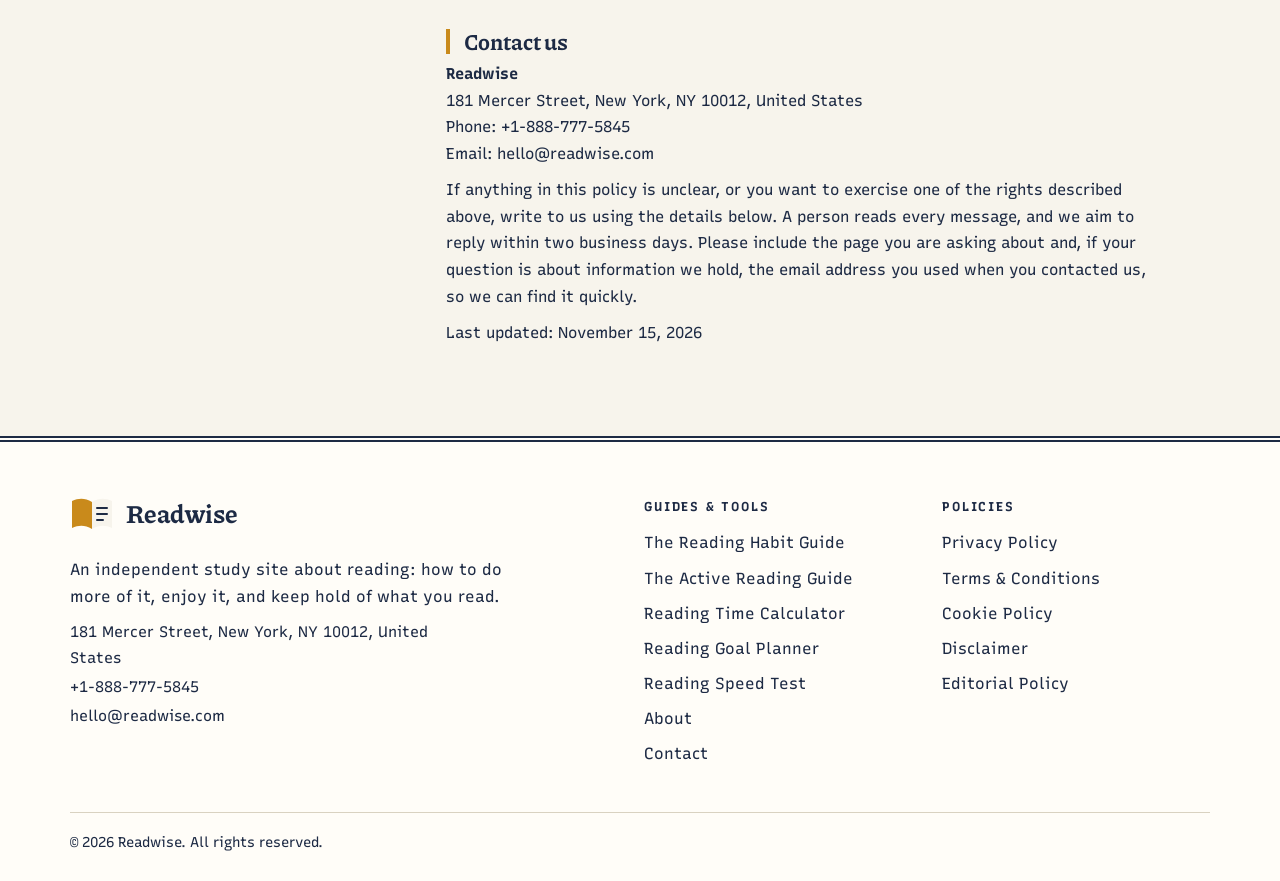
<file: terms-and-conditions.html>
<!DOCTYPE html>
<html lang="en">
<head>
<meta charset="UTF-8">
<meta name="viewport" content="width=device-width, initial-scale=1">
<title>Terms &amp; Conditions | Readwise</title>
<meta name="description" content="The terms that apply whenever you use Readwise.">
<meta name="robots" content="index, follow, max-image-preview:large">
<link rel="canonical" href="https://readwise.com/terms-and-conditions.html">
<meta property="og:type" content="article"><meta property="og:site_name" content="Readwise">
<meta property="og:title" content="Terms &amp; Conditions | Readwise"><meta property="og:description" content="The terms that apply whenever you use Readwise.">
<meta property="og:url" content="https://readwise.com/terms-and-conditions.html"><meta property="og:image" content="https://images.unsplash.com/photo-1762803842029-5e34663d98be?auto=format&fit=crop&w=1200&q=75">
<meta name="twitter:card" content="summary_large_image"><meta name="theme-color" content="#1D2A44">
<link rel="icon" href="data:image/svg+xml,%3Csvg xmlns='http://www.w3.org/2000/svg' viewBox='0 0 44 44'%3E%3Crect width='44' height='44' rx='8' fill='%231D2A44'/%3E%3Cpath d='M6 12c6-3 10-3 16 1v20c-6-4-10-4-16-1z' fill='%23C98A1B'/%3E%3Cpath d='M38 12c-6-3-10-3-16 1v20c6-4 10-4 16-1z' fill='%23F7F4EC'/%3E%3C/svg%3E">
<link rel="preconnect" href="https://fonts.googleapis.com"><link rel="preconnect" href="https://fonts.gstatic.com" crossorigin><link rel="preconnect" href="https://images.unsplash.com">
<link href="https://fonts.googleapis.com/css2?family=Piazzolla:ital,wght@0,500;0,700;1,500&family=Recursive:wght@400;600&display=swap" rel="stylesheet">
<link rel="stylesheet" href="assets/css/style.css">
</head>
<body class="">
<a class="skip" href="#main">Skip to content</a>
<header class="rw-mast"><div class="rw-in rw-mast-g"><a class="logo" href="./" aria-label="Readwise home"><svg viewBox="0 0 44 36" aria-hidden="true"><path d="M2 5c7-3 13-3 20 1v27c-7-4-13-4-20-1z" fill="#C98A1B"/><path d="M42 5c-7-3-13-3-20 1v27c7-4 13-4 20-1z" fill="#F7F4EC"/><path d="M27 12h10M27 18h10M27 24h6" stroke="#1D2A44" stroke-width="2" stroke-linecap="round"/></svg><span class="rw-wm">Readwise<small>read more, remember more</small></span></a><nav id="nav" aria-label="Main navigation"><ul><li><a href="./">Home</a></li><li><a href="reading-habit-guide.html">Reading Habit</a></li><li><a href="active-reading-guide.html">Active Reading</a></li><li><a href="about.html">About</a></li><li><a href="contact.html">Contact</a></li></ul></nav><button class="burger" aria-label="Open menu" aria-expanded="false" aria-controls="nav">Menu</button></div></header>
<main id="main">
<div class="rw-in rw-pol"><aside class="rw-pol-a"><p class="rw-crumb">Readwise &rsaquo; Policies</p><h1>Terms &amp; Conditions</h1><p>The terms that apply whenever you use Readwise.</p><dl><dt>Applies to</dt><dd>readwise.com</dd><dt>Last reviewed</dt><dd>November 15, 2026</dd><dt>Questions</dt><dd>hello@readwise.com<br>+1-888-777-5845<br>181 Mercer Street, New York, NY 10012, United States</dd></dl></aside><article class="prose">
<p>These Terms &amp; Conditions govern your use of readwise.com (the &ldquo;website&rdquo;). By using the website, you agree to these terms. If you do not agree, please do not use the website.</p>
<h2>Nature of the website</h2>
<p>Readwise is an editorial website providing general educational information about study skills and learning. We do not sell products, and we do not offer accredited courses, degrees or certificates, and we are not affiliated with any brand, manufacturer or retailer.</p>
<p>Everything here is published as general information for people who want to understand the subject better. There is nothing to buy on readwise.com, no account to open and no service being offered, which is why these terms are short and plain. We are not acting for you, and reading a guide does not create any professional relationship between us. If a page ever does something different from this, for example by linking to a service we run elsewhere, that will be stated clearly on the page itself.</p><h2>Intellectual property</h2>
<p>All original text, interactive tools, page designs and the Readwise name and logo belong to us and are protected by copyright and trademark law. Any logos visible in photographs belong to their respective owners.</p>
<p>In practice this means the words, the page designs, the tools and the brand belong to us, while the photographs are stock images licensed for this kind of use. You are very welcome to quote a sentence or two with a link back, and teachers and students may print pages for classroom use. What we ask you not to do is copy whole guides onto another website, feed them into a product you sell, or present our work as your own. If you want to use something more substantially, write and ask; we usually say yes.</p><h2>Permitted use</h2>
<p>You may view, print and share links to our pages for personal, non-commercial use. You may not reproduce, republish or sell our content in whole or substantial part without written permission.</p>
<p>Personal, non-commercial use covers almost everything a reader would want to do: reading, printing a page, saving it for later, sharing a link, or quoting a short passage in your own work with credit. It does not cover republishing, translating or redistributing whole guides, or using them as training or source material for a product. If you are not sure which side of the line you are on, the safest approach is to link rather than copy, and to ask us first if the answer still is not obvious.</p><h2>Acceptable use</h2>
<ul><li>Do not use the website unlawfully or in a way that could damage or disrupt it.</li><li>Do not attempt unauthorised access to our systems.</li><li>Do not scrape content with automated tools.</li><li>Do not send spam, abusive or misleading messages through our forms.</li></ul>
<p>These are the ordinary rules any website has to set out. In plain terms: do not try to break into the site, do not hammer it with automated requests, do not upload anything harmful through the forms, and do not use our name to pretend you are us. Almost nobody reading this will ever come close to breaching any of it. If somebody does, we may block access without notice, and in a serious case we would report it to the appropriate authorities.</p><h2>No professional advice</h2>
<p>Our lessons are general educational material. They are not a substitute for formal study, qualified teachers, or professional advice in law, medicine or other specialist fields.</p>
<p>We write carefully, but general information published on a website cannot take account of your own circumstances. Where something matters, check it against the instructions that came with your own item, the rules that apply where you live, or a qualified professional who can look at your particular situation. We are not responsible for decisions taken on the basis of these pages alone. Nothing in these terms is intended to limit any right you have under consumer law in your own country.</p><h2>Third parties</h2>
<p>The website may link to other websites and display third-party ads. We are not responsible for their content, products or practices.</p>
<p>When you follow an external link you leave readwise.com, and the other website&#8217;s terms and privacy policy apply from that moment. We check links when we add them, but websites move, change hands and go offline, and we cannot monitor them continuously. A link is never a recommendation and we receive nothing for including one. If you find a link that is broken, out of date or now points somewhere unsuitable, please tell us so we can fix or remove it.</p><h2>Limitation of liability</h2>
<p>The website is provided &ldquo;as is&rdquo;. To the fullest extent permitted by law, we make no warranties about its accuracy or availability and accept no liability for loss or damage, including any loss arising from reliance on our lessons, arising from use of or reliance on the website.</p>
<p>Nothing in this section tries to exclude liability that cannot legally be excluded, such as liability for death or personal injury caused by negligence, or for fraud. Beyond that, because this is a free website with nothing for sale, our responsibility is necessarily limited. We do not accept liability for loss of profit, loss of data or indirect losses arising from the use of these pages or the tools on them. If you live somewhere that gives you stronger protection, that law applies to you and these terms do not reduce it.</p><h2>Governing law</h2>
<p>These terms are governed by the laws of the State of New York, United States, with disputes subject to the courts of New York County, New York.</p>
<p>We publish from New York, which is why these terms are governed by New York law and why the courts of New York have jurisdiction over any dispute about them. If you are a consumer in another country, you keep the protection of the mandatory rules of your own country, and you may be able to bring proceedings there. In practice we would much rather sort out any problem directly: write to us first and we will do our best to put it right without lawyers.</p><h2>Changes</h2>
<p>We may update these terms by posting a revised version here. Continued use means you accept the updated terms.</p>
<p>Any new version is published on this page with a fresh date at the top, so you can always see when it last moved. Where a change materially affects you, we will make that clear on the page rather than hiding it in a paragraph. Continuing to use readwise.com after a change means you accept the updated version. We do not keep a public archive of older versions, so if you need a copy of the version that applied on a particular date, ask us and we will send it to you.</p><h2>Using the tools on this website</h2>
<p>The interactive tools on readwise.com are provided for general guidance. They run in your browser, they work from the figures you type in, and their results are estimates rather than professional advice. Check anything important against the maker&#8217;s own instructions before you rely on it.</p>
<p>Nothing you type into a tool leaves your browser, so we cannot see your entries, recover them for you or use them in any way. Refreshing the page clears everything. The tools are built from typical values and ordinary assumptions, which means they are useful for getting your bearings and unreliable as a precise answer for one specific item. If a result looks wrong to you, it may well be, and we would rather you told us than quietly ignored it.</p><h2>Suspending access</h2>
<p>We may block access to the website if someone misuses it, for example by attempting to break into it, scraping it at a scale that affects other readers, or copying our material to republish elsewhere.</p>

<p>This is not something we expect to use. It exists because every website needs the ability to stop abuse, and because automated scraping at scale makes the site slower for the people actually reading it. If you have been blocked by mistake, which happens occasionally with shared office connections, write to us and we will sort it out quickly. We do not block anybody for disagreeing with us or for pointing out that we have got something wrong.</p><h2>Who we are</h2>
<p>readwise.com is published by Readwise. You can reach us by email at hello@readwise.com, by telephone on +1-888-777-5845, or by post at 181 Mercer Street, New York, NY 10012, United States.</p>
<p>We are a small independent publisher rather than a company selling anything through this website. There is no sales team, no subscription and no account system, which is why these terms are shorter than you may be used to. If you need to reach a person about something on readwise.com, any of the contact routes above will get to one. Letters are answered too, though email is considerably faster.</p><h2>Availability of the website</h2>
<p>We may add, change or remove pages, guides and tools at any time, and we may take the website down for maintenance without notice. We do not promise that readwise.com will always be available, or that it will be free of errors or interruptions.</p>
<p>In practice readwise.com is a set of plain pages that should load quickly and keep working, but hosting providers have outages and browsers change. If a page is broken, missing or showing something strange, please tell us what you were looking at and which browser you were using, because that is usually enough for us to find the fault. We do not charge for access, so there is nothing to refund, but we would still rather the site worked properly for you.</p><h2>Your messages to us</h2>
<p>When you send us a correction, a question or a suggestion, you allow us to use it to improve the website, including quoting it anonymously. Please do not send us confidential information or anything you are not free to share.</p>
<p>Most of what readers send us is a correction, a question or a suggestion for something we should cover, and all three are genuinely welcome. If we use a point you raised, we may mention it anonymously; we will never publish your name, email address or anything identifying without asking you first. Please keep anything confidential out of email and chat, because neither is a secure channel and neither of us benefits from it sitting in an inbox.</p><h2>If part of these terms cannot be applied</h2>
<p>If any part of these terms is found to be invalid or unenforceable, that part is treated as removed and the rest of the terms continue to apply.</p>
<p>This is standard wording that exists to stop one unenforceable sentence from bringing down the whole page. If a court in your country decided that a particular paragraph could not apply to you, everything else here would still stand, and we would update this page so that the next reader sees something accurate. It does not reduce any right you have under the consumer law where you live.</p><h2>Nothing is waived by delay</h2>
<p>If we do not insist that you do something these terms require, or if we delay in taking steps against you, that does not mean we have given up any right.</p>
<p>In plain terms: if we let something go once, that does not mean we have agreed to let it go forever, and it does not stop us acting later. This is ordinary legal housekeeping rather than a warning. In the normal running of a website like this one it almost never comes up, and we would always rather resolve something with a conversation than by relying on a clause.</p><h2>Contact us</h2><p><strong>Readwise</strong><br>181 Mercer Street, New York, NY 10012, United States<br>Phone: +1-888-777-5845<br>Email: hello@readwise.com</p><p>If anything in this policy is unclear, or you want to exercise one of the rights described above, write to us using the details below. A person reads every message, and we aim to reply within two business days. Please include the page you are asking about and, if your question is about information we hold, the email address you used when you contacted us, so we can find it quickly.</p><p class="pol-upd">Last updated: November 15, 2026</p></article></div>
</main>
<footer class="rw-end"><div class="rw-in rw-end-g"><div class="rw-end-a"><a class="logo" href="./"><svg viewBox="0 0 44 36" aria-hidden="true"><path d="M2 5c7-3 13-3 20 1v27c-7-4-13-4-20-1z" fill="#C98A1B"/><path d="M42 5c-7-3-13-3-20 1v27c7-4 13-4 20-1z" fill="#F7F4EC"/><path d="M27 12h10M27 18h10M27 24h6" stroke="#1D2A44" stroke-width="2" stroke-linecap="round"/></svg><span class="rw-wm">Readwise</span></a><p>An independent study site about reading: how to do more of it, enjoy it, and keep hold of what you read.</p><div class="rw-end-con"><p>181 Mercer Street, New York, NY 10012, United States</p><p>+1-888-777-5845</p><p>hello@readwise.com</p></div></div><div class="rw-end-b"><div><h4>Guides &amp; tools</h4><ul><li><a href="reading-habit-guide.html">The Reading Habit Guide</a></li><li><a href="active-reading-guide.html">The Active Reading Guide</a></li><li><a href="./#time">Reading Time Calculator</a></li><li><a href="./#goal">Reading Goal Planner</a></li><li><a href="./#speed">Reading Speed Test</a></li><li><a href="about.html">About</a></li><li><a href="contact.html">Contact</a></li></ul></div><div><h4>Policies</h4><ul><li><a href="privacy-policy.html">Privacy Policy</a></li><li><a href="terms-and-conditions.html">Terms &amp; Conditions</a></li><li><a href="cookie-policy.html">Cookie Policy</a></li><li><a href="disclaimer.html">Disclaimer</a></li><li><a href="editorial-policy.html">Editorial Policy</a></li></ul></div></div></div><div class="rw-in rw-end-c"><span>&copy; <span id="year">2026</span> Readwise. All rights reserved.</span></div></footer>
<div class="cookie" id="cookie" role="dialog" aria-label="Cookie notice"><p>We use essential storage and, with your consent, cookies for our live chat and any ads shown on the site. <a href="cookie-policy.html">Cookie Policy</a></p><button class="y" data-cookie="accepted">Accept</button><button data-cookie="declined">Essential only</button></div>
<script src="assets/js/main.js" defer></script>
<!--Start of Tawk.to Script-->
<script type="text/javascript">
var Tawk_API=Tawk_API||{}, Tawk_LoadStart=new Date();
(function(){
var s1=document.createElement("script"),s0=document.getElementsByTagName("script")[0];
s1.async=true;
s1.src='https://embed.tawk.to/626be649b0d10b6f3e6ff291/1g1qnn49c';
s1.charset='UTF-8';
s1.setAttribute('crossorigin','*');
s0.parentNode.insertBefore(s1,s0);
})();
</script>
<!--End of Tawk.to Script-->
</body>
</html>
</file>
<file: assets/css/style.css>
*,*::before,*::after{box-sizing:border-box}html{-webkit-text-size-adjust:100%;scroll-behavior:smooth}body{margin:0;overflow-wrap:break-word}img{max-width:100%;height:auto;display:block}figure{margin:0}h1,h2,h3,h4,p,ul,ol{margin:0 0 .6em}input,select,textarea,button{font:inherit;max-width:100%}
div,figure,article,aside,section,nav,form,a{min-width:0}
.skip{position:absolute;left:-999px;top:0;background:#000;color:#fff;padding:.6em 1em;z-index:99}.skip:focus{left:0}
.tblw{overflow-x:auto}.tblw table{border-collapse:collapse;width:100%;min-width:520px}
.hp{position:absolute;left:-9999px}
.cookie{position:fixed;left:16px;right:16px;bottom:16px;max-width:560px;padding:16px 18px;display:none;z-index:50;font-size:.92rem;box-shadow:0 10px 30px rgba(0,0,0,.18)}.cookie.show{display:block}.cookie p{margin:0 0 .7em}.cookie button{cursor:pointer;padding:.5em 1em;margin-right:.5em;border:1px solid currentColor;background:transparent;color:inherit;border-radius:4px}
@media(prefers-reduced-motion:reduce){html{scroll-behavior:auto}}

:root{--paper:#F7F4EC;--navy:#1D2A44;--ochre:#C98A1B;--teal:#3D6B63;--line:#D9D2C1;--card:#FFFDF8}
body{font-family:'Recursive',system-ui,sans-serif;color:var(--navy);background:var(--paper);font-size:1rem;line-height:1.7}
h1,h2,h3,.rw-wm{font-family:'Piazzolla',Georgia,serif;font-weight:700;line-height:1.12}
h1{font-size:clamp(2.3rem,5.6vw,4.2rem);letter-spacing:-.01em}h1 em{color:var(--ochre);font-weight:500}h2{font-size:clamp(1.7rem,3.2vw,2.5rem)}h3{font-size:1.25rem}h4{font-size:.8rem;text-transform:uppercase;letter-spacing:.14em}
a{color:var(--teal);text-underline-offset:3px}a:hover{color:var(--ochre)}
.rw-in{width:min(1140px,100% - 44px);margin-inline:auto}.rw-c{text-align:center}.rw-narrow{max-width:720px}.rw-sm{font-size:.92rem;margin-top:2.2em}
.rw-mast{background:var(--navy);color:var(--paper)}.rw-mast-g{display:flex;align-items:center;justify-content:space-between;gap:20px;padding:16px 0;flex-wrap:wrap}
.logo{display:inline-flex;align-items:center;gap:12px;text-decoration:none;color:var(--paper)}.logo svg{width:44px;height:36px;flex:none}.logo:hover{color:#fff}.rw-wm{font-size:1.6rem;display:flex;flex-direction:column;line-height:1}.rw-wm small{font-family:'Recursive',sans-serif;font-weight:400;font-size:.68rem;letter-spacing:.12em;text-transform:uppercase;color:var(--ochre);margin-top:5px}
.rw-mast nav ul{list-style:none;display:flex;gap:26px;margin:0;padding:0}.rw-mast nav a{color:var(--paper);text-decoration:none;font-size:.95rem;padding:6px 0;border-bottom:2px solid transparent;display:block}.rw-mast nav a:hover,.rw-mast nav a[aria-current]{border-bottom-color:var(--ochre);color:#fff}
.burger{display:none;background:transparent;border:1px solid var(--ochre);color:var(--paper);padding:8px 16px;cursor:pointer;letter-spacing:.1em;text-transform:uppercase;font-size:.8rem}
.btn{display:inline-block;background:var(--ochre);color:var(--navy);font-weight:600;padding:13px 26px;text-decoration:none;border:none;border-radius:2px;cursor:pointer}.btn:hover{background:var(--navy);color:var(--paper)}.rw-ink .btn:hover{background:var(--paper);color:var(--navy)}
.rw-link{margin-left:22px;font-weight:600}.rw-kick{font-size:.78rem;text-transform:uppercase;letter-spacing:.18em;color:var(--teal);font-weight:600;margin-bottom:1em}.rw-lead{font-size:1.15rem;max-width:62ch;margin-inline:auto}
.rw-hero{padding:70px 0 0}.rw-hero .rw-c{max-width:860px}.rw-acts{margin-top:1.8em}.rw-hero-f{position:relative;margin-top:50px}.rw-hero-f img{width:100%;height:clamp(240px,40vw,520px);object-fit:cover;border-radius:4px}.rw-hero-f figcaption{position:absolute;right:24px;bottom:-22px;background:var(--card);border-left:5px solid var(--ochre);padding:16px 20px;max-width:300px;box-shadow:0 8px 24px rgba(29,42,68,.15);font-size:.95rem}
.rw-nums{padding:70px 0 20px}.rw-nums-g{display:grid;grid-template-columns:repeat(4,1fr);border-top:1px solid var(--navy);border-bottom:1px solid var(--navy)}.rw-nums-g div{padding:26px 22px;border-right:1px solid var(--line)}.rw-nums-g div:last-child{border-right:none}.rw-nums-g b{display:block;font-family:'Piazzolla',serif;font-size:3rem;line-height:1;color:var(--ochre)}.rw-nums-g span{font-size:.92rem}
.rw-blk{padding:76px 0}.rw-alt{background:#EFEADB}.rw-ink{background:var(--navy);color:var(--paper)}.rw-ink .rw-kick{color:var(--ochre)}
.rw-feat{display:grid;grid-template-columns:1.1fr .9fr;background:var(--card);border:1px solid var(--navy)}.rw-feat-a{padding:40px}.rw-feat-b{background:var(--navy);color:var(--paper);padding:40px;display:flex;flex-direction:column;justify-content:center}
.rw-fields{display:grid;grid-template-columns:1fr 1fr;gap:16px;margin-top:1.4em}.rw-fields label{font-size:.85rem;font-weight:600;display:block}.rw-fields input,.rw-fields select{display:block;width:100%;margin-top:6px;padding:10px;border:1px solid var(--navy);border-radius:0;background:#fff;color:var(--navy)}
.rw-big{font-family:'Piazzolla',serif;font-size:3.4rem;line-height:1;color:var(--ochre);display:block}.rw-rows{list-style:none;padding:0;margin:1.2em 0 0}.rw-rows li{display:flex;justify-content:space-between;gap:16px;padding:10px 0;border-top:1px solid rgba(247,244,236,.25)}.rw-res .rw-rows li{border-top-color:var(--line)}
.rw-line{list-style:none;padding:0;margin:2em 0 0;display:grid;grid-template-columns:repeat(5,1fr);gap:0}.rw-line li{padding:24px 18px 0 0;border-top:3px solid var(--navy);position:relative}.rw-line li::before{content:"";position:absolute;top:-9px;left:0;width:15px;height:15px;border-radius:50%;background:var(--ochre);border:3px solid #EFEADB}.rw-line span{font-family:'Piazzolla',serif;font-size:1.3rem;color:var(--teal)}.rw-line h3{font-size:1.08rem;margin-top:.3em}.rw-line p{font-size:.93rem}
.rw-two{display:grid;grid-template-columns:1fr 1fr;gap:28px;align-items:start;margin-top:1.6em}.rw-card{background:var(--card);border-top:5px solid var(--teal);padding:32px;box-shadow:0 2px 0 var(--line)}.rw-card .rw-fields{grid-template-columns:1fr 1fr 1fr}.rw-res{margin-top:1.4em;padding-top:1em;border-top:1px dashed var(--navy)}.rw-res .rw-big{font-size:2.6rem}
.rw-pass{background:#fff;border:1px solid var(--line);padding:18px 20px;font-family:'Piazzolla',serif;font-size:1.08rem;line-height:1.6;max-height:260px;overflow:auto}.rw-pass[data-state=idle] p{filter:blur(5px);user-select:none}.rw-pass p{margin:0}
.rw-guides{display:grid;grid-template-columns:1fr 1fr;gap:30px;margin-top:1.8em}.rw-g{display:block;background:var(--paper);color:var(--navy);text-decoration:none}.rw-g img{width:100%;aspect-ratio:680/400;object-fit:cover}.rw-g div{padding:26px 28px 30px}.rw-g span{font-size:.78rem;text-transform:uppercase;letter-spacing:.14em;color:var(--teal);font-weight:600}.rw-g h3{font-size:1.6rem;margin-top:.3em}.rw-g:hover{color:var(--navy);outline:3px solid var(--ochre)}.rw-g p{margin:0}
.rw-tbl th,.rw-tbl td{text-align:left;padding:13px 14px;border-bottom:1px solid var(--line);vertical-align:top;font-size:.95rem}.rw-tbl th{font-size:.78rem;text-transform:uppercase;letter-spacing:.12em;border-bottom:2px solid var(--navy)}.rw-tbl td:first-child{font-family:'Piazzolla',serif;font-weight:700;font-size:1.05rem}
.rw-myths{display:grid;grid-template-columns:repeat(3,1fr);gap:0;margin-top:1.6em;border:1px solid var(--navy)}.rw-myths div{padding:30px;border-right:1px solid var(--navy);background:var(--card)}.rw-myths div:last-child{border-right:none}.rw-myths s{text-decoration-color:var(--ochre);text-decoration-thickness:3px}
.rw-corner{display:grid;grid-template-columns:.85fr 1.15fr;gap:56px;align-items:center}.rw-corner img{border-radius:4px;box-shadow:-16px 16px 0 var(--teal)}.rw-ticks{list-style:none;padding:0}.rw-ticks li{padding:10px 0 10px 34px;border-bottom:1px solid var(--line);position:relative}.rw-ticks li::before{content:"\2713";position:absolute;left:4px;color:var(--ochre);font-weight:700}
.rw-shelves{display:grid;grid-template-columns:repeat(3,1fr);gap:26px;margin-top:1.6em}.rw-shelves img{width:100%;aspect-ratio:520/380;object-fit:cover;border-bottom:8px solid var(--navy)}.rw-shelves figcaption{padding-top:14px;font-size:.96rem}.rw-shelf-t{background:var(--navy);color:var(--paper);padding:30px}.rw-shelf-t h3{color:var(--ochre);font-size:1.6rem}
.rw-faqg{display:grid;grid-template-columns:.8fr 1.2fr;gap:50px}.rw-faq details{border-bottom:1px solid var(--navy)}.rw-faq summary{cursor:pointer;padding:18px 0;font-family:'Piazzolla',serif;font-weight:700;font-size:1.15rem}.rw-faq p{padding-bottom:18px;margin:0}
.rw-brief p{max-width:52ch;margin-inline:auto;margin-bottom:1.4em}.rw-brief small{opacity:.8}
.rw-end{background:var(--card);border-top:6px double var(--navy);padding-top:54px}.rw-end .logo{color:var(--navy)}.rw-end .logo:hover{color:var(--teal)}.rw-end-g{display:grid;grid-template-columns:1fr 1.1fr;gap:60px}.rw-end-a p{max-width:44ch;margin-top:1em}.rw-end-con p{margin:0 0 .2em;font-size:.95rem}.rw-end-b{display:grid;grid-template-columns:1fr 1fr;gap:30px}.rw-end ul{list-style:none;padding:0;margin:0}.rw-end li a,.rw-end-con a{display:inline-block;padding:4px 0;text-decoration:none;color:var(--navy)}.rw-end li a:hover,.rw-end-con a:hover{color:var(--ochre);text-decoration:underline}.rw-end-c{margin-top:40px;padding:18px 0 26px;border-top:1px solid var(--line);font-size:.88rem}
.cookie{background:var(--card);border:1px solid var(--navy);border-left:6px solid var(--ochre)}.cookie .y{background:var(--navy);color:var(--paper)}
.rw-ghead{background:#EFEADB;padding:64px 0 54px;border-bottom:1px solid var(--navy)}.rw-ghead h1{font-size:clamp(2.2rem,5vw,3.6rem)}.rw-ghead .rw-lead{margin-inline:0}.rw-ghead .rw-c .rw-lead{margin-inline:auto}
.rw-gwrap{display:grid;grid-template-columns:280px 1fr;gap:60px;padding:56px 0 80px;align-items:start}.rw-gside{position:sticky;top:20px;border:1px solid var(--navy);background:var(--card);padding:18px}.rw-gside img{width:100%;margin-bottom:16px}.rw-gside h2{font-size:1.1rem}.rw-gside ol{padding-left:1.2em;font-size:.93rem}.rw-gside li{margin-bottom:.45em}.rw-gside-n{font-size:.9rem;border-top:1px solid var(--line);padding-top:12px;margin:0}
.rw-gbody{max-width:720px}.rw-gs{padding-bottom:1.6em;margin-bottom:1.8em;border-bottom:1px solid var(--line)}.rw-gs:last-child{border-bottom:none}.rw-gs h2{font-size:1.75rem}.rw-gs li{margin-bottom:.5em}.rw-fig{margin:1.6em 0 0}.rw-fig img{width:100%;border-radius:4px}.rw-fig figcaption{font-size:.88rem;margin-top:.5em;color:var(--teal)}
.rw-banner img{width:100%;height:clamp(200px,32vw,420px);object-fit:cover;margin-top:50px}.rw-vals{display:grid;grid-template-columns:repeat(3,1fr);gap:26px;margin-top:2em}.rw-vals div{background:var(--card);padding:30px;border-bottom:4px solid var(--ochre)}.rw-vals span{font-family:'Piazzolla',serif;font-size:2.2rem;color:var(--line)}
.rw-cpage{padding-top:50px}.rw-cgrid{display:grid;grid-template-columns:.9fr 1.1fr;gap:0;border:1px solid var(--navy)}.rw-cinfo{background:var(--navy);color:var(--paper);padding:34px}.rw-cinfo img{width:100%;margin-bottom:24px}.rw-cinfo h1{font-size:2.6rem}.rw-cinfo .rw-kick{color:var(--ochre)}.rw-cinfo ul{list-style:none;padding:0;margin:1.6em 0 0}.rw-cinfo li{padding:12px 0;border-top:1px solid rgba(247,244,236,.25)}.rw-cinfo b{display:block;font-size:.72rem;text-transform:uppercase;letter-spacing:.14em;color:var(--ochre)}.rw-cinfo a{color:var(--paper)}
.rw-cmain{padding:38px;background:var(--card)}.rw-cmain form label{display:block;font-size:.86rem;font-weight:600;margin-bottom:16px}.rw-cmain input[type=text],.rw-cmain input[type=email],.rw-cmain select,.rw-cmain textarea{display:block;width:100%;margin-top:6px;padding:11px;border:1px solid var(--navy);background:#fff}.rw-cmain .agree{font-weight:400;display:flex;gap:10px;align-items:flex-start}.fm{border-left:4px solid var(--ochre);padding:10px 14px;background:#EFEADB;margin-top:14px}
.rw-pol{display:grid;grid-template-columns:320px 1fr;gap:56px;padding:56px 0 80px;align-items:start}.rw-pol-a{position:sticky;top:20px;background:var(--navy);color:var(--paper);padding:30px}.rw-pol-a h1{font-size:2.1rem}.rw-crumb{font-size:.74rem;text-transform:uppercase;letter-spacing:.14em;color:var(--ochre)}.rw-pol-a dt{font-size:.72rem;text-transform:uppercase;letter-spacing:.14em;color:var(--ochre);margin-top:1.2em}.rw-pol-a dd{margin:0;font-size:.92rem}
.prose{max-width:720px}.prose h2{font-size:1.4rem;margin:1.3em 0 .3em;padding-left:14px;border-left:4px solid var(--ochre)}.prose h2:first-child{margin-top:0}.prose p,.prose li{font-size:.98rem}
@media(max-width:960px){.rw-feat,.rw-two,.rw-guides,.rw-corner,.rw-faqg,.rw-end-g,.rw-gwrap,.rw-cgrid,.rw-pol{grid-template-columns:1fr}.rw-gside,.rw-pol-a{position:static}.rw-line{grid-template-columns:1fr 1fr}.rw-line li{padding-bottom:20px}.rw-nums-g{grid-template-columns:1fr 1fr}.rw-nums-g div{border-bottom:1px solid var(--line)}.rw-myths,.rw-shelves,.rw-vals{grid-template-columns:1fr}.rw-myths div{border-right:none;border-bottom:1px solid var(--navy)}.rw-myths div:last-child{border-bottom:none}.rw-blk{padding:54px 0}.rw-gwrap,.rw-pol{gap:30px;padding-top:36px}.rw-corner{gap:36px}.rw-corner img{box-shadow:-8px 8px 0 var(--teal)}.rw-hero-f figcaption{position:static;max-width:none;box-shadow:none}}
@media(max-width:800px){.burger{display:block}.rw-mast nav{display:none;flex-basis:100%;order:3}.rw-mast nav.open{display:block}.rw-mast nav ul{flex-direction:column;gap:0}.rw-mast nav a{padding:12px 0;border-bottom:1px solid rgba(247,244,236,.2)}}
@media(max-width:560px){.rw-fields,.rw-card .rw-fields,.rw-end-b,.rw-line{grid-template-columns:1fr}.rw-feat-a,.rw-feat-b,.rw-card,.rw-cinfo,.rw-cmain{padding:24px}.rw-link{display:block;margin:16px 0 0}.rw-wm small{display:none}}
</file>
